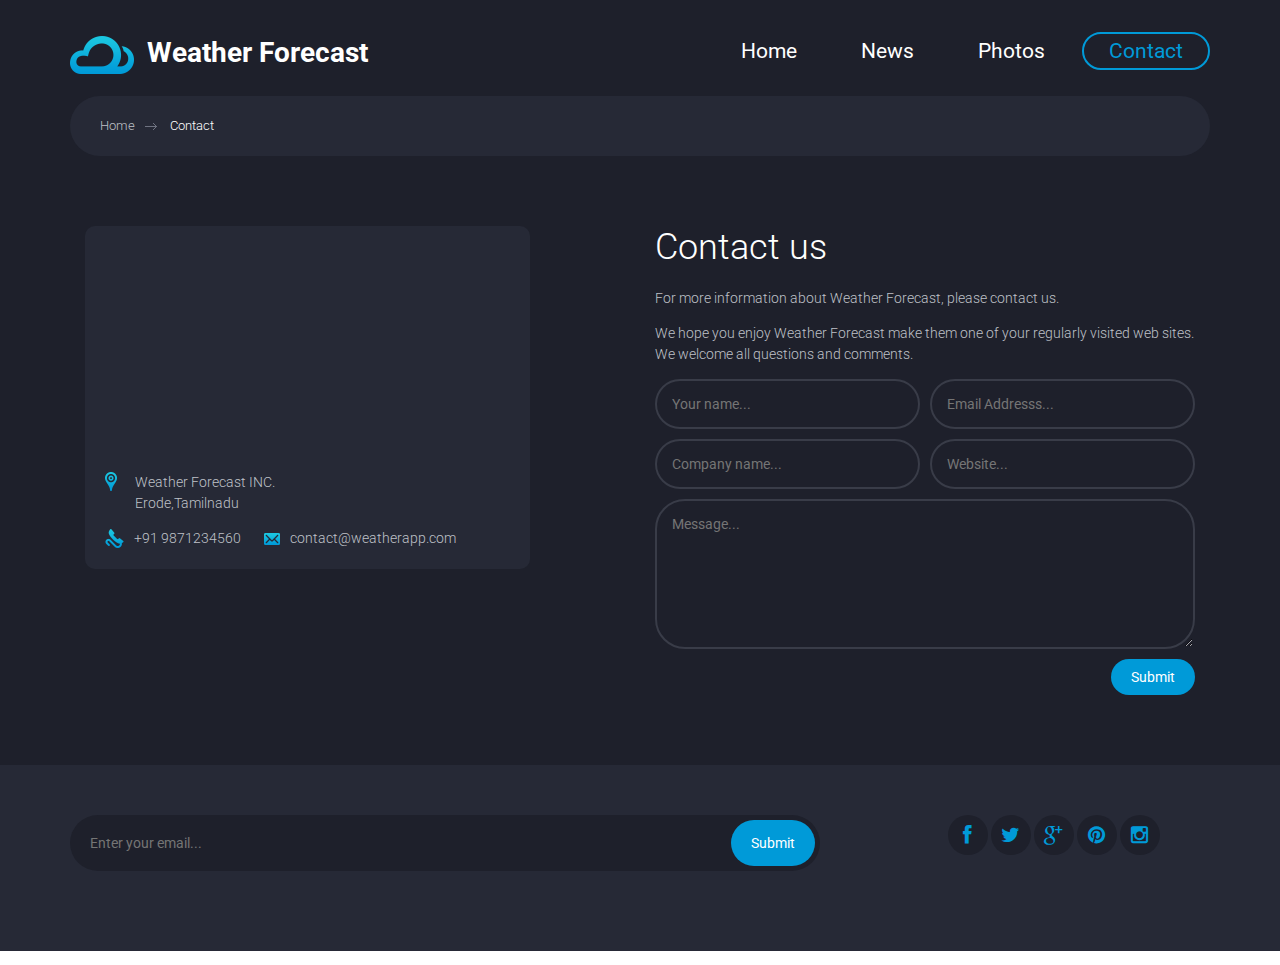
<file: weather/contact.html>
<!DOCTYPE html>
<html lang="en">
	<head>
		<meta charset="UTF-8">
		<meta http-equiv="X-UA-Compatible" content="IE=edge">
		<meta name="viewport" content="width=device-width, initial-scale=1.0,maximum-scale=1">
		
		<title>Weather Forecast</title>
		<link rel="icon" href="images/logo.png" type="image/x-icon">

		<!-- Loading third party fonts -->
		<link href="http://fonts.googleapis.com/css?family=Roboto:300,400,700|" rel="stylesheet" type="text/css">
		<link href="fonts/font-awesome.min.css" rel="stylesheet" type="text/css">

		<!-- Loading main css file -->
		<link rel="stylesheet" href="style.css">
		<link rel="stylesheet" href="style2.css">
	</head>

	<body>
		
		<div class="site-content">
			<div class="site-header">
				<div class="container">
					<a href="index.html" class="branding">
						<img src="images/logo.png" alt="" class="logo">
						<div class="logo-type">
							<h1 class="site-title">Weather Forecast</h1>
							<!--<small class="site-description">tagline goes here</small>-->
						</div>
					</a>

					<!-- Default snippet for navigation -->
					<div class="main-navigation">
						<button type="button" class="menu-toggle"><i class="fa fa-bars"></i></button>
						<ul class="menu">
							<li class="menu-item"><a href="index.html">Home</a></li>
							<li class="menu-item"><a href="news.html">News</a></li>
							
							<li class="menu-item"><a href="photos.html">Photos</a></li>
							<li class="menu-item current-menu-item"><a href="contact.html">Contact</a></li>
						</ul> <!-- .menu -->
					</div> <!-- .main-navigation -->

					<div class="mobile-navigation"></div>

				</div>
			</div> <!-- .site-header -->

			<main class="main-content">
				<div class="container">
					<div class="breadcrumb">
						<a href="index.html">Home</a>
						<span>Contact</span>
					</div>
				</div>

				<div class="fullwidth-block">
					<div class="container">
						<div class="col-md-5">
							<div class="contact-details">
								<div>
								<iframe class="map" src="https://www.google.com/maps/embed?pb=!1m18!1m12!1m3!1d62589.38927838923!2d77.71539695!3d11.346626149999999!2m3!1f0!2f0!3f0!3m2!1i1024!2i768!4f13.1!3m3!1m2!1s0x3ba96f46762f4671%3A0xd97da6e3d9c7f75e!2sErode%2C%20Tamil%20Nadu!5e0!3m2!1sen!2sin!4v1662269516763!5m2!1sen!2sin" width="600" height="450" style="border:0;" allowfullscreen="" loading="lazy" referrerpolicy="no-referrer-when-downgrade"></iframe>
									
								</div>
								<div class="contact-info">
									<address>
										<img src="images/icon-marker.png" alt="">
										<p>Weather Forecast INC. <br>
										Erode,Tamilnadu</p>
									</address>
									
									<a href="#"><img src="images/icon-phone.png" alt="">+91 9871234560</a>
									<a href="#"><img src="images/icon-envelope.png" alt="">contact@weatherapp.com</a>
								</div>
							</div>
						</div>
						<div class="col-md-6 col-md-offset-1">
							<h2 class="section-title">Contact us</h2>
							<p>For more information about Weather Forecast, please contact us.</p>
							<p>We hope you enjoy Weather Forecast make them one of your regularly visited web sites. We welcome all questions and comments.</p>
							<form action="#" class="contact-form">
								<div class="row">
									<div class="col-md-6"><input type="text" placeholder="Your name..."></div>
									<div class="col-md-6"><input type="text" placeholder="Email Addresss..."></div>
								</div>
								<div class="row">
									<div class="col-md-6"><input type="text" placeholder="Company name..."></div>
									<div class="col-md-6"><input type="text" placeholder="Website..."></div>
								</div>
								<textarea name="" placeholder="Message..."></textarea>
								<div class="text-right">
									<input type="submit" placeholder="Send message">
								</div>
							</form>

						</div>
					</div>
				</div>
				
			</main> <!-- .main-content -->

			<footer class="site-footer">
				<div class="container">
					<div class="row">
						<div class="col-md-8">
							<form action="#" class="subscribe-form">
								<input type="text" placeholder="Enter your email...">
								<input type="submit" value="Submit">
							</form>
						</div>
						<div class="col-md-3 col-md-offset-1">
							<div class="social-links">
								<a href="https://www.facebook.com/"><i class="fa fa-facebook"></i></a>
								<a href="https://www.twitter.com/"><i class="fa fa-twitter"></i></a>
								<a href="https://plus.google.com/"><i class="fa fa-google-plus"></i></a>
								<a href="https://in.pinterest.com/"><i class="fa fa-pinterest"></i></a>
								<a href="https://www.instagram.com/"><i class="fa fa-instagram"></i></a>
							</div>
						</div>
					</div>
				</div>
			</footer> <!-- .site-footer -->
		</div>
		
		<script src="js/jquery-1.11.1.min.js"></script>
		<script type="text/javascript" src="http://maps.google.com/maps/api/js?sensor=false&amp;language=en"></script>
		<script src="js/plugins.js"></script>
		<script src="js/app.js"></script>
		
	</body>

</html>
</file>
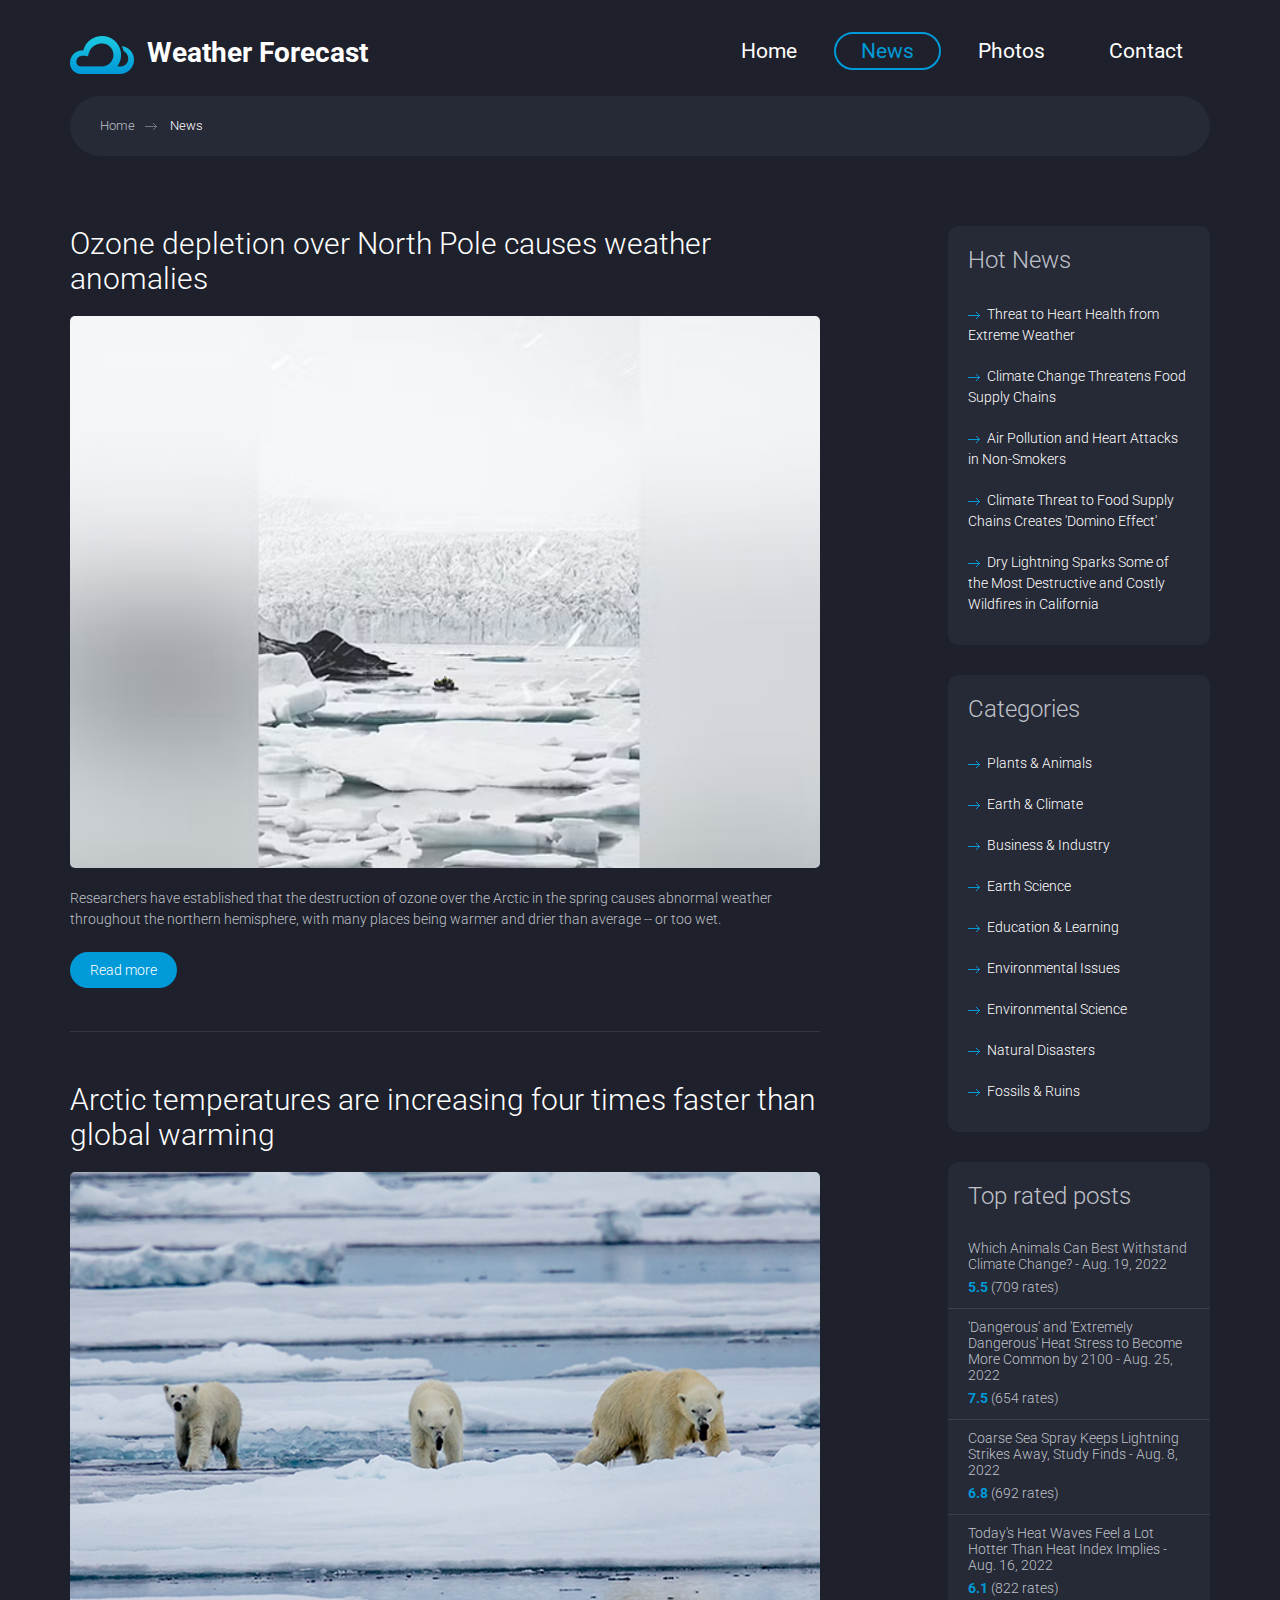
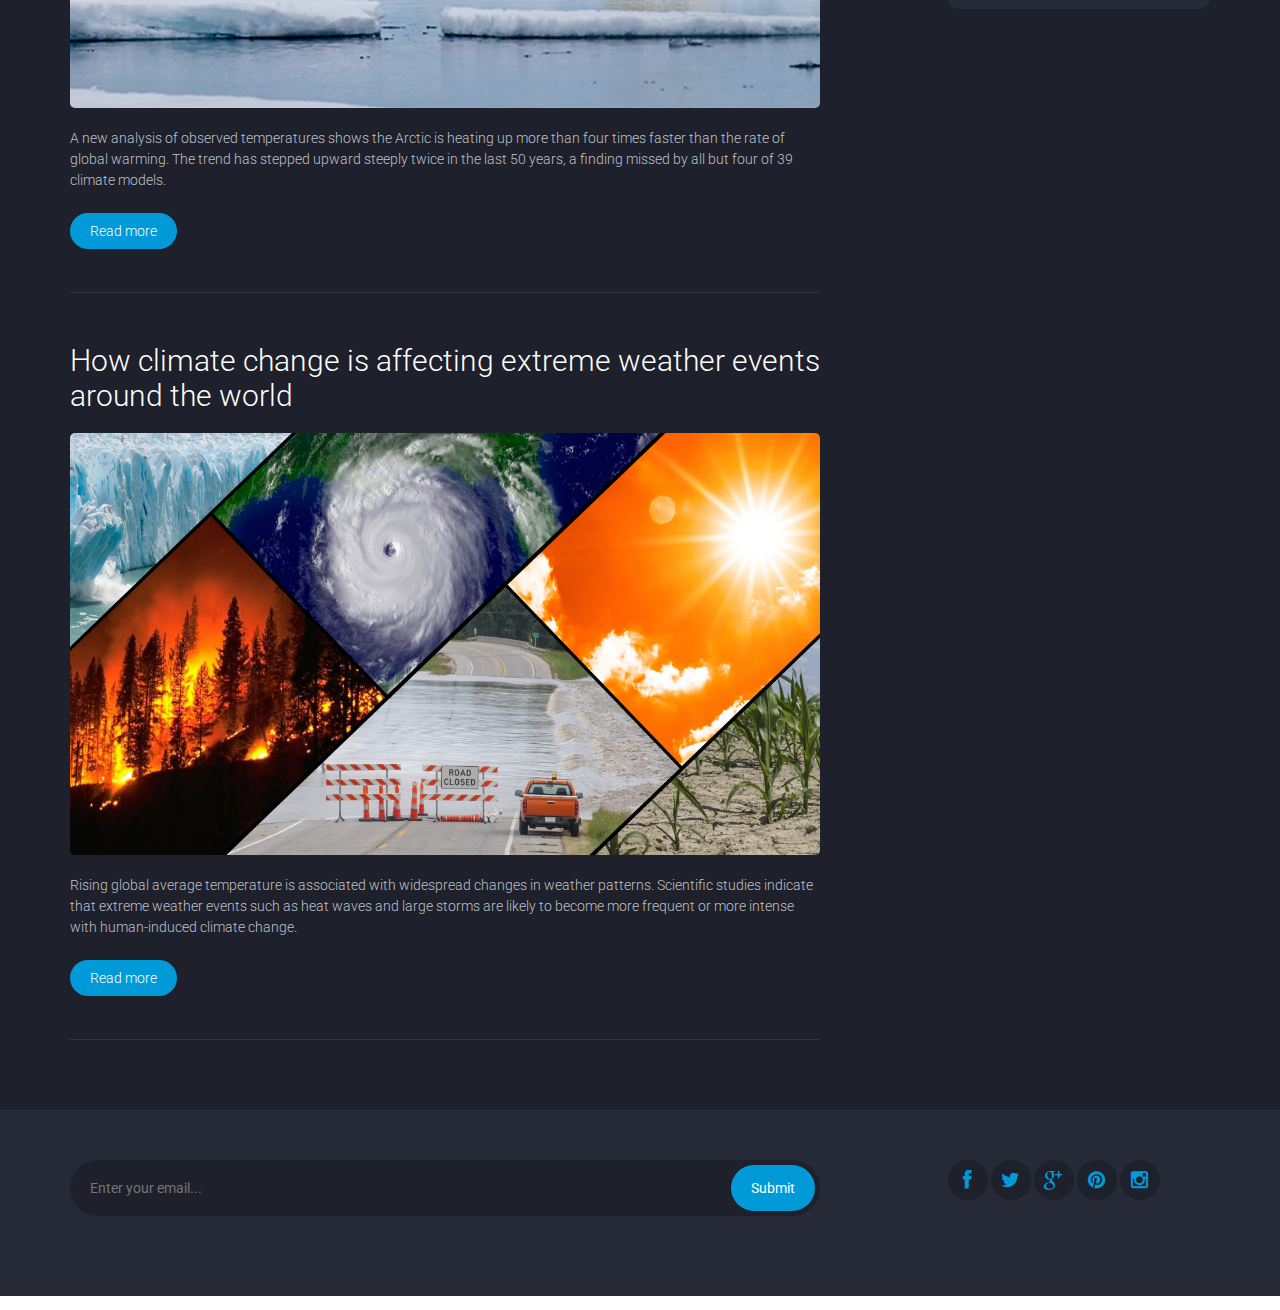
<file: weather/news.html>
<!DOCTYPE html>
<html lang="en">
	<head>
		<meta charset="UTF-8">
		<meta http-equiv="X-UA-Compatible" content="IE=edge">
		<meta name="viewport" content="width=device-width, initial-scale=1.0,maximum-scale=1">
		
		<title>Weather Forecast</title>
		<link rel="icon" href="images/logo.png" type="image/x-icon">

		<!-- Loading third party fonts -->
		<link href="http://fonts.googleapis.com/css?family=Roboto:300,400,700|" rel="stylesheet" type="text/css">
		<link href="fonts/font-awesome.min.css" rel="stylesheet" type="text/css">

		<!-- Loading main css file -->
		<link rel="stylesheet" href="style.css">
		<link rel="stylesheet" href="style2.css">

	</head>


	<body>
		
		<div class="site-content">
			<div class="site-header">
				<div class="container">
					<a href="index.html" class="branding">
						<img src="images/logo.png" alt="" class="logo">
						<div class="logo-type">
							<h1 class="site-title">Weather Forecast</h1>
							<!-- <small class="site-description">tagline goes here</small> -->
						</div>
					</a>

					<!-- Default snippet for navigation -->
					<div class="main-navigation">
						<button type="button" class="menu-toggle"><i class="fa fa-bars"></i></button>
						<ul class="menu">
							<li class="menu-item"><a href="index.html">Home</a></li>
							<li class="menu-item current-menu-item"><a href="news.html">News</a></li>
							
							<li class="menu-item"><a href="photos.html">Photos</a></li>
							<li class="menu-item"><a href="contact.html">Contact</a></li>
						</ul> <!-- .menu -->
					</div> <!-- .main-navigation -->

					<div class="mobile-navigation"></div>

				</div>
			</div> <!-- .site-header -->

			<main class="main-content">
				<div class="container">
					<div class="breadcrumb">
						<a href="index.html">Home</a>
						<span>News</span>
					</div>
				</div>
				

				<div class="fullwidth-block">
					<div class="container">
						<div class="row">
							<div class="content col-md-8">
								<div class="post one">
									<h2 class="entry-title">Ozone depletion over North Pole causes weather anomalies</h2>
									<div class="featured-image"><img src="images/featured-image-1.jpg" alt=""></div>
									<p>Researchers have established that the destruction of ozone over the Arctic in the spring causes abnormal weather throughout the northern hemisphere, with many places being warmer and drier than average -- or too wet.</p>
									<a href="single.html" class="button">Read more</a>
								</div>

								<div class="post two">
									<h2 class="entry-title">Arctic temperatures are increasing four times faster than global warming</h2>
									<div class="featured-image"><img src="images/featured-image-2.jpg" alt=""></div>
									<p>A new analysis of observed temperatures shows the Arctic is heating up more than four times faster than the rate of global warming. The trend has stepped upward steeply twice in the last 50 years, a finding missed by all but four of 39 climate models.</p>
									<a href="single1.html" class="button">Read more</a>
								</div>

								<div class="post">
									<h2 class="entry-title">How climate change is affecting extreme weather events around the world</h2>
									<div class="featured-image"><img src="images/featured-image-3.jpg" alt=""></div>
									<p>Rising global average temperature is associated with widespread changes in weather patterns. Scientific studies indicate that extreme weather events such as heat waves and large storms are likely to become more frequent or more intense with human-induced climate change.</p>
									<a href="single2.html" class="button">Read more</a>
								</div>
							</div>
							<div class="sidebar col-md-3 col-md-offset-1">
								<div class="widget">
									<h3 class="widget-title">Hot News</h3>
									<ul class="arrow-list">
										<li><a href="#">Threat to Heart Health from Extreme Weather</a></li>
										<li><a href="#">Climate Change Threatens Food Supply Chains</a></li>
										<li><a href="#">Air Pollution and Heart Attacks in Non-Smokers</a></li>
										<li><a href="#">Climate Threat to Food Supply Chains Creates 'Domino Effect'</a></li>
										<li><a href="#">Dry Lightning Sparks Some of the Most Destructive and Costly Wildfires in California</a></li>
									</ul>
								</div>

								<div class="widget">
									<h3 class="widget-title">Categories</h3>
									<ul class="arrow-list">
										<li><a href="#">Plants & Animals</a></li>
										<li><a href="#">Earth & Climate</a></li>
										<li><a href="#">Business & Industry</a></li>
										<li><a href="#">Earth Science</a></li>
										<li><a href="#">Education & Learning</a></li>
										<li><a href="#">Environmental Issues</a></li>
										<li><a href="#">Environmental Science</a></li>
										<li><a href="#">Natural Disasters</a></li>
										<li><a href="#">Fossils & Ruins</a></li>
									</ul>
								</div>

								<div class="widget top-rated">
									<h3 class="widget-title">Top rated posts</h3>
									<ul>
										<li><h3 class="entry-title"><a href="#">Which Animals Can Best Withstand Climate Change? - Aug. 19, 2022 </a></h3><div class="rating"><strong>5.5</strong> (709 rates)</div></li>
										<li><h3 class="entry-title"><a href="#">'Dangerous' and 'Extremely Dangerous' Heat Stress to Become More Common by 2100 - Aug. 25, 2022 </a></h3><div class="rating"><strong>7.5</strong> (654 rates)</div></li>
										<li><h3 class="entry-title"><a href="#">Coarse Sea Spray Keeps Lightning Strikes Away, Study Finds - Aug. 8, 2022 </a></h3><div class="rating"><strong>6.8</strong> (692 rates)</div></li>
										<li><h3 class="entry-title"><a href="#">Today's Heat Waves Feel a Lot Hotter Than Heat Index Implies - Aug. 16, 2022 </a></h3><div class="rating"><strong>6.1</strong> (822 rates)</div></li>
									</ul>
								</div>
							</div>
						</div>
					</div>
				</div>
			</main> <!-- .main-content -->

			<footer class="site-footer">
				<div class="container">
					<div class="row">
						<div class="col-md-8">
							<form action="#" class="subscribe-form">
								<input type="text" placeholder="Enter your email...">
								<input type="submit" value="Submit">
							</form>
						</div>
						<div class="col-md-3 col-md-offset-1">
							<div class="social-links">
								<a href="https://www.facebook.com/"><i class="fa fa-facebook"></i></a>
								<a href="https://www.twitter.com/"><i class="fa fa-twitter"></i></a>
								<a href="https://plus.google.com/"><i class="fa fa-google-plus"></i></a>
								<a href="https://in.pinterest.com/"><i class="fa fa-pinterest"></i></a>
								<a href="https://www.instagram.com/"><i class="fa fa-instagram"></i></a>
							</div>
						</div>
					</div>
				</div>
			</footer> <!-- .site-footer -->
		</div>
		
		<script src="js/jquery-1.11.1.min.js"></script>
		<script src="js/plugins.js"></script>
		<script src="js/app.js"></script>
		
	</body>

</html>
</file>
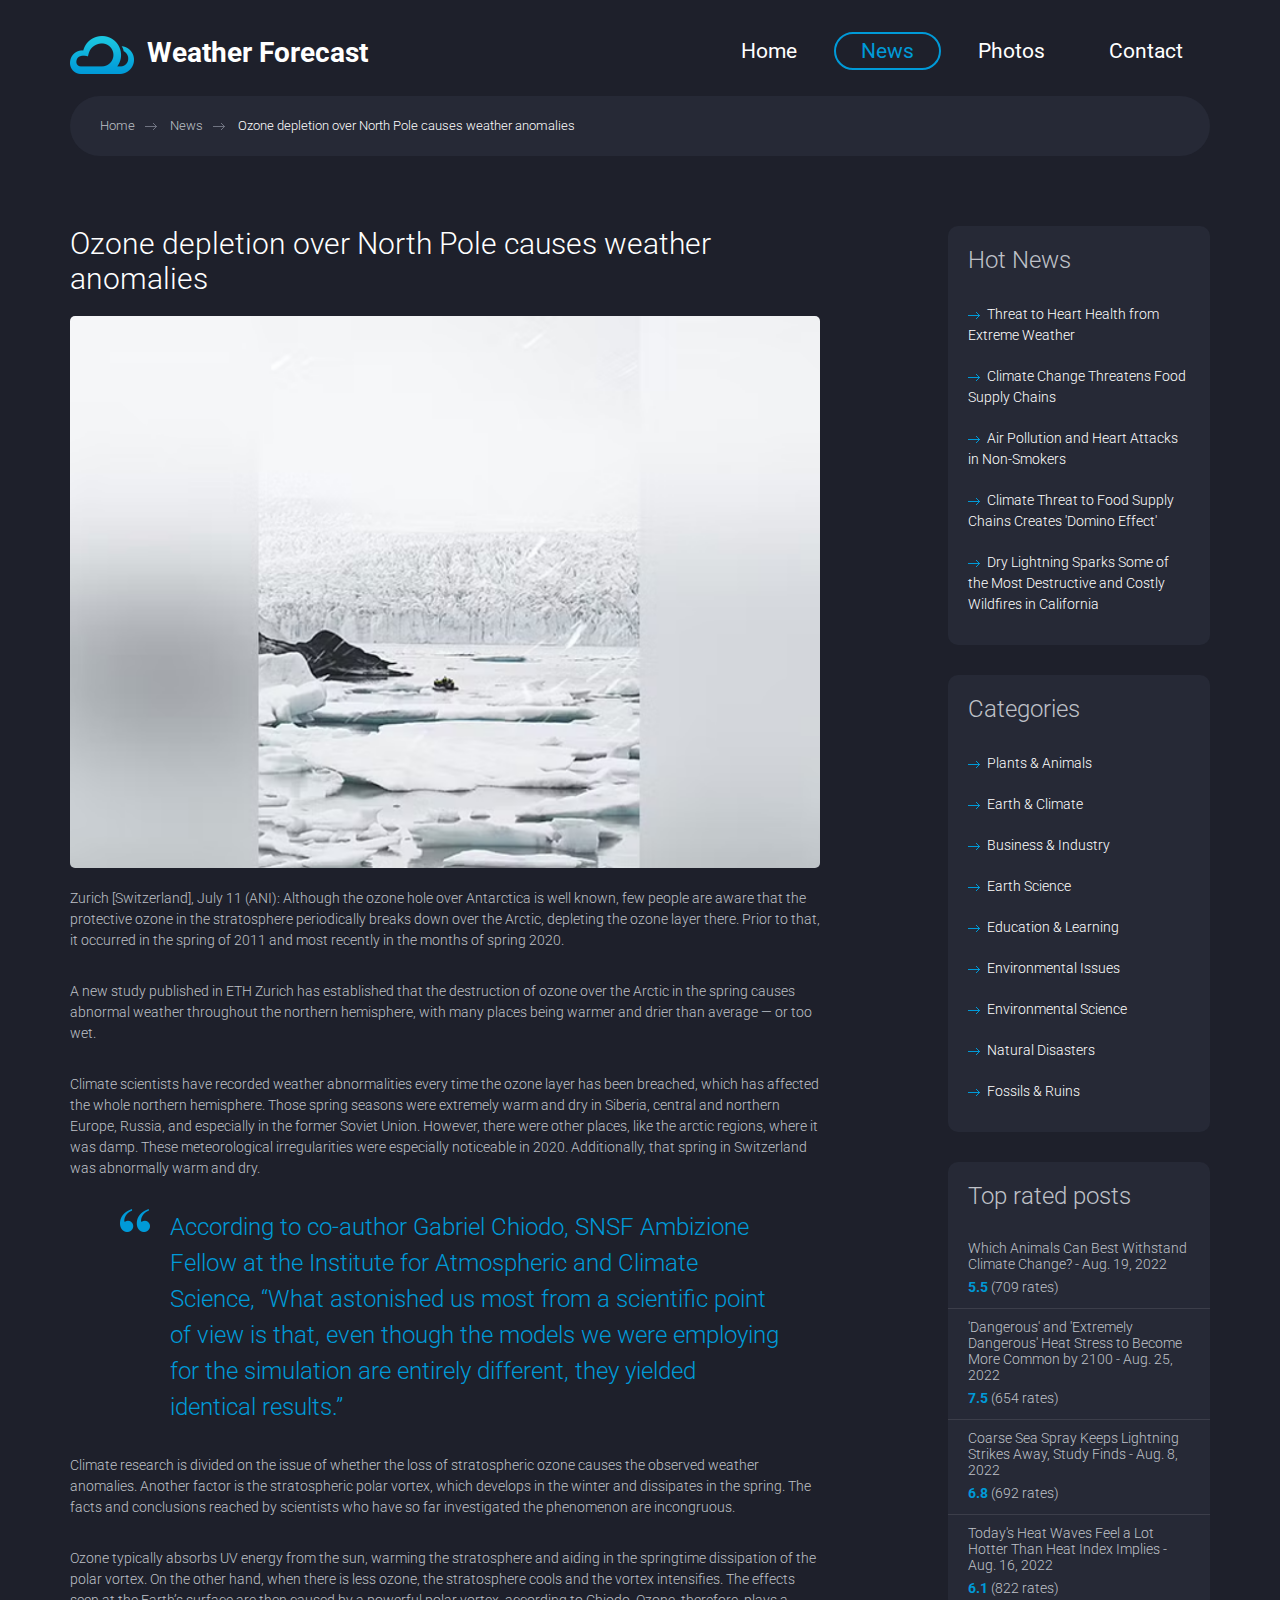
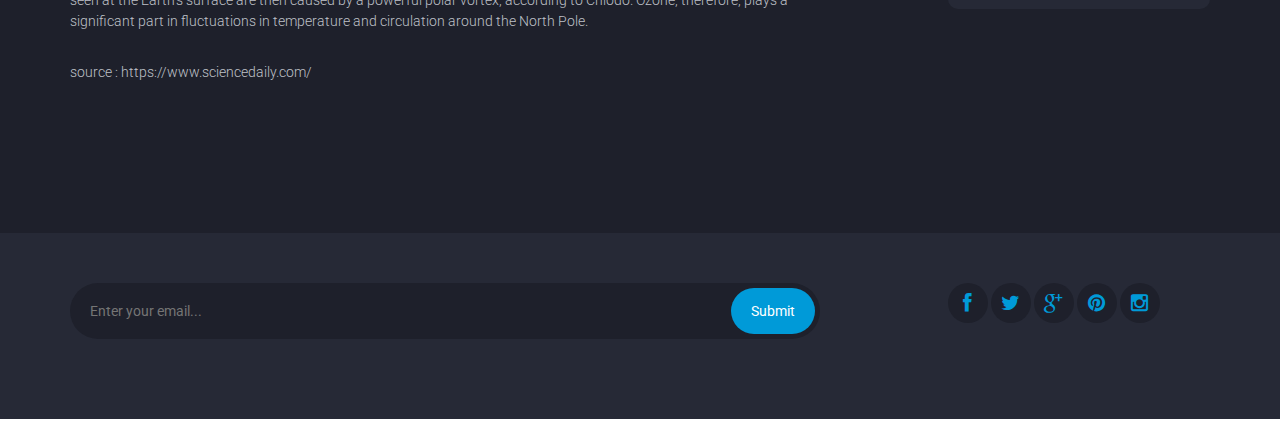
<file: weather/single.html>
<!DOCTYPE html>
<html lang="en">
	<head>
		<meta charset="UTF-8">
		<meta http-equiv="X-UA-Compatible" content="IE=edge">
		<meta name="viewport" content="width=device-width, initial-scale=1.0,maximum-scale=1">
		
		<title>Weather Forecast</title>
		<link rel="icon" href="images/logo.png" type="image/x-icon">

		<!-- Loading third party fonts -->
		<link href="http://fonts.googleapis.com/css?family=Roboto:300,400,700|" rel="stylesheet" type="text/css">
		<link href="fonts/font-awesome.min.css" rel="stylesheet" type="text/css">

		<!-- Loading main css file -->
		<link rel="stylesheet" href="style.css">
		<link rel="stylesheet" href="style2.css">

	</head>


	<body>
		
		<div class="site-content">
			<div class="site-header">
				<div class="container">
					<a href="index.html" class="branding">
						<img src="images/logo.png" alt="" class="logo">
						<div class="logo-type">
							<h1 class="site-title">Weather Forecast</h1>
						</div>
					</a>

					<!-- Default snippet for navigation -->
					<div class="main-navigation">
						<button type="button" class="menu-toggle"><i class="fa fa-bars"></i></button>
						<ul class="menu">
							<li class="menu-item"><a href="index.html">Home</a></li>
							<li class="menu-item current-menu-item"><a href="news.html">News</a></li>
							
							<li class="menu-item"><a href="photos.html">Photos</a></li>
							<li class="menu-item"><a href="contact.html">Contact</a></li>
						</ul> <!-- .menu -->
					</div> <!-- .main-navigation -->

					<div class="mobile-navigation"></div>

				</div>
			</div> <!-- .site-header -->

			<main class="main-content">
				<div class="container">
					<div class="breadcrumb">
						<a href="index.html">Home</a>
						<a href="news.html">News</a>
						<span>Ozone depletion over North Pole causes weather anomalies</span>
					</div>
				</div>
				

				<div class="fullwidth-block">
					<div class="container">
						<div class="row">
							<div class="content col-md-8">
								<div class="post single">
									<h2 class="entry-title">Ozone depletion over North Pole causes weather anomalies</h2>
									<div class="featured-image"><img src="images/featured-image-1.jpg" alt=""></div>
									
									<div class="entry-content">
										<p>Zurich [Switzerland], July 11 (ANI): Although the ozone hole over Antarctica is well known, few people are aware that the protective ozone in the stratosphere periodically breaks down over the Arctic, depleting the ozone layer there. Prior to that, it occurred in the spring of 2011 and most recently in the months of spring 2020.</p>

										<p>A new study published in ETH Zurich has established that the destruction of ozone over the Arctic in the spring causes abnormal weather throughout the northern hemisphere, with many places being warmer and drier than average — or too wet.</p>
										<p>Climate scientists have recorded weather abnormalities every time the ozone layer has been breached, which has affected the whole northern hemisphere. Those spring seasons were extremely warm and dry in Siberia, central and northern Europe, Russia, and especially in the former Soviet Union. However, there were other places, like the arctic regions, where it was damp. These meteorological irregularities were especially noticeable in 2020. Additionally, that spring in Switzerland was abnormally warm and dry.</p>
										<blockquote>
											<p>According to co-author Gabriel Chiodo, SNSF Ambizione Fellow at the Institute for Atmospheric and Climate Science, “What astonished us most from a scientific point of view is that, even though the models we were employing for the simulation are entirely different, they yielded identical results.”</p>
										</blockquote>

										<p>Climate research is divided on the issue of whether the loss of stratospheric ozone causes the observed weather anomalies. Another factor is the stratospheric polar vortex, which develops in the winter and dissipates in the spring. The facts and conclusions reached by scientists who have so far investigated the phenomenon are incongruous.</p>

										<p>Ozone typically absorbs UV energy from the sun, warming the stratosphere and aiding in the springtime dissipation of the polar vortex. On the other hand, when there is less ozone, the stratosphere cools and the vortex intensifies. The effects seen at the Earth’s surface are then caused by a powerful polar vortex, according to Chiodo. Ozone, therefore, plays a significant part in fluctuations in temperature and circulation around the North Pole.</p>
										<p>source : https://www.sciencedaily.com/</p>
									</div>

								</div>

							</div>
							<div class="sidebar col-md-3 col-md-offset-1">
								<div class="widget">
									<h3 class="widget-title">Hot News</h3>
									<ul class="arrow-list">
										<li><a href="#">Threat to Heart Health from Extreme Weather</a></li>
										<li><a href="#">Climate Change Threatens Food Supply Chains</a></li>
										<li><a href="#">Air Pollution and Heart Attacks in Non-Smokers</a></li>
										<li><a href="#">Climate Threat to Food Supply Chains Creates 'Domino Effect'</a></li>
										<li><a href="#">Dry Lightning Sparks Some of the Most Destructive and Costly Wildfires in California</a></li>
									</ul>
								</div>

								<div class="widget">
									<h3 class="widget-title">Categories</h3>
									<ul class="arrow-list">
										<li><a href="#">Plants & Animals</a></li>
										<li><a href="#">Earth & Climate</a></li>
										<li><a href="#">Business & Industry</a></li>
										<li><a href="#">Earth Science</a></li>
										<li><a href="#">Education & Learning</a></li>
										<li><a href="#">Environmental Issues</a></li>
										<li><a href="#">Environmental Science</a></li>
										<li><a href="#">Natural Disasters</a></li>
										<li><a href="#">Fossils & Ruins</a></li>
									</ul>
								</div>

								<div class="widget top-rated">
									<h3 class="widget-title">Top rated posts</h3>
									<ul>
										<li><h3 class="entry-title"><a href="#">Which Animals Can Best Withstand Climate Change? - Aug. 19, 2022 </a></h3><div class="rating"><strong>5.5</strong> (709 rates)</div></li>
										<li><h3 class="entry-title"><a href="#">'Dangerous' and 'Extremely Dangerous' Heat Stress to Become More Common by 2100 - Aug. 25, 2022 </a></h3><div class="rating"><strong>7.5</strong> (654 rates)</div></li>
										<li><h3 class="entry-title"><a href="#">Coarse Sea Spray Keeps Lightning Strikes Away, Study Finds - Aug. 8, 2022 </a></h3><div class="rating"><strong>6.8</strong> (692 rates)</div></li>
										<li><h3 class="entry-title"><a href="#">Today's Heat Waves Feel a Lot Hotter Than Heat Index Implies - Aug. 16, 2022 </a></h3><div class="rating"><strong>6.1</strong> (822 rates)</div></li>
									</ul>
								</div>
							</div>
						</div>
					</div>
				</div>
			</main> <!-- .main-content -->

			<footer class="site-footer">
				<div class="container">
					<div class="row">
						<div class="col-md-8">
							<form action="#" class="subscribe-form">
								<input type="text" placeholder="Enter your email...">
								<input type="submit" value="Submit">
							</form>
						</div>
						<div class="col-md-3 col-md-offset-1">
							<div class="social-links">
								<a href="https://www.facebook.com/"><i class="fa fa-facebook"></i></a>
								<a href="https://www.twitter.com/"><i class="fa fa-twitter"></i></a>
								<a href="https://plus.google.com/"><i class="fa fa-google-plus"></i></a>
								<a href="https://in.pinterest.com/"><i class="fa fa-pinterest"></i></a>
								<a href="https://www.instagram.com/"><i class="fa fa-instagram"></i></a>
							</div>
						</div>
					</div>
				</div>
			</footer> <!-- .site-footer -->
		</div>
		
		<script src="js/jquery-1.11.1.min.js"></script>
		<script src="js/plugins.js"></script>
		<script src="js/app.js"></script>
		
	</body>

</html>
</file>
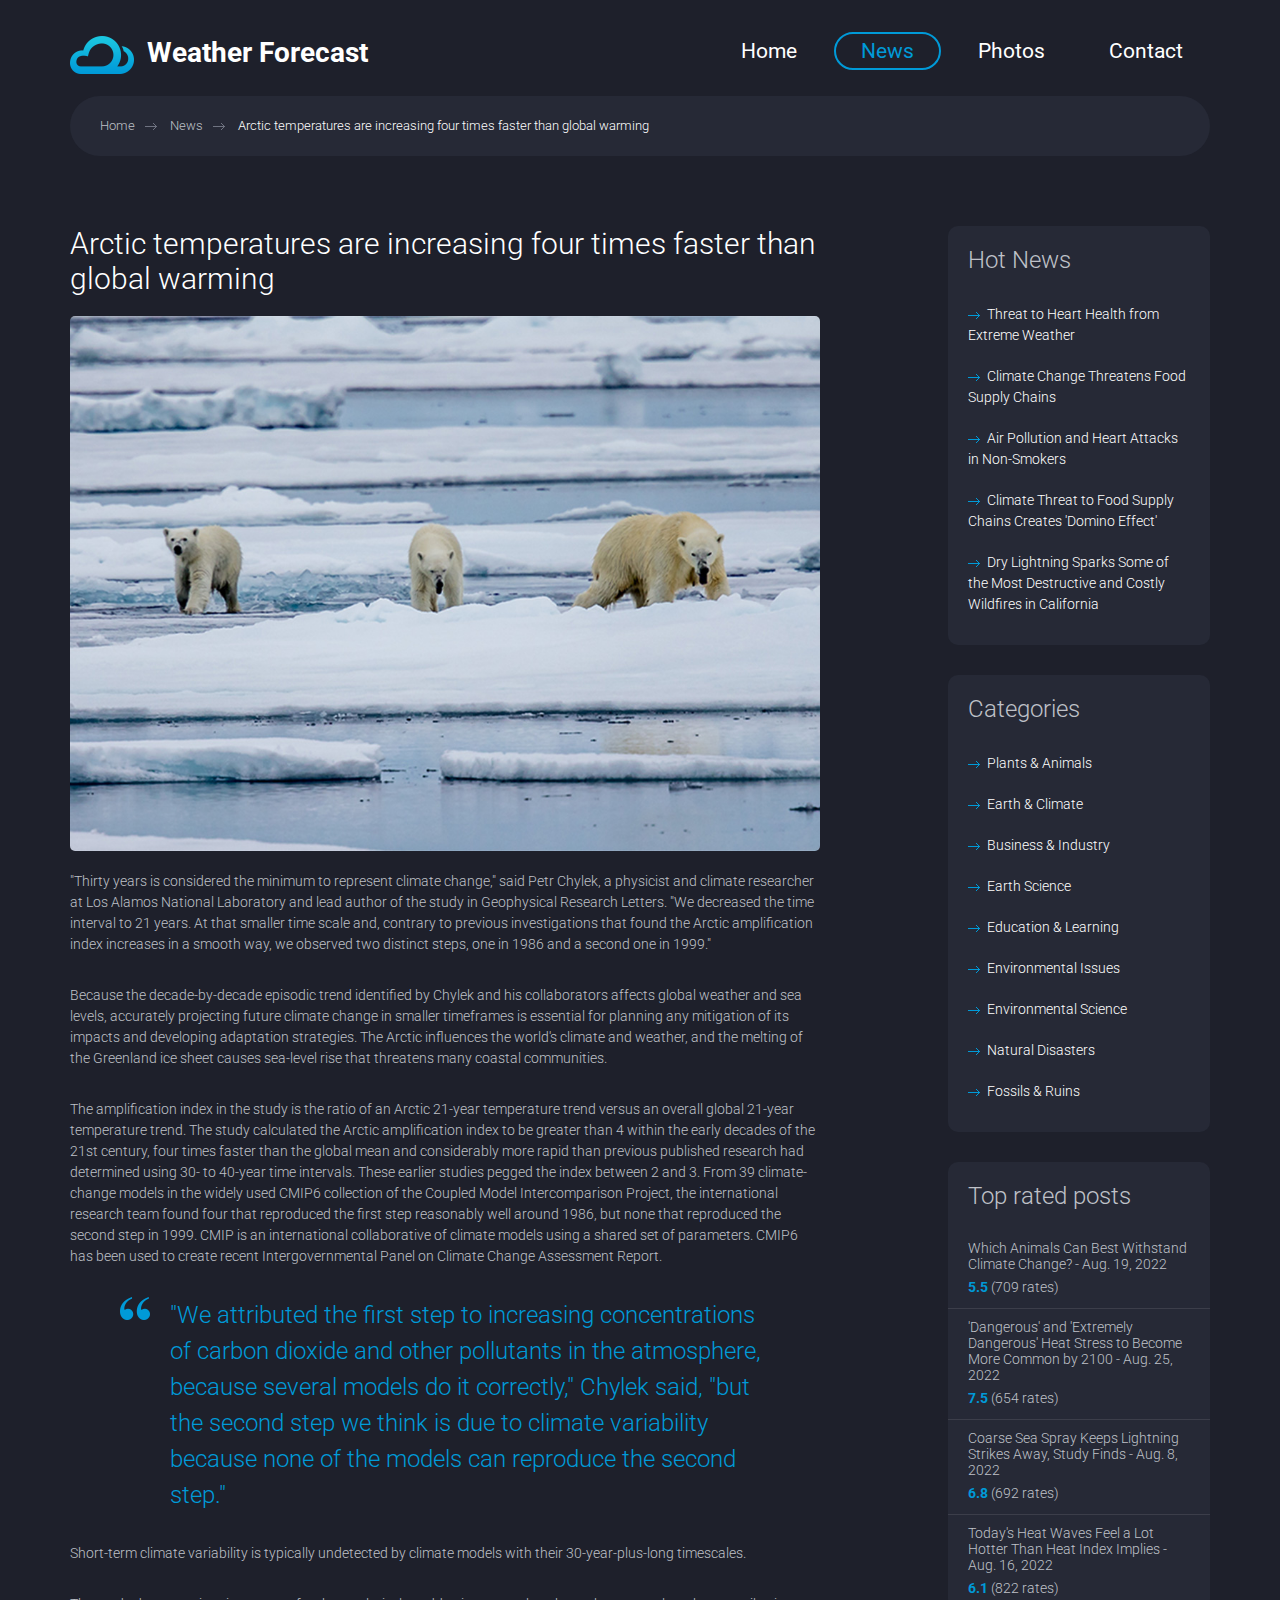
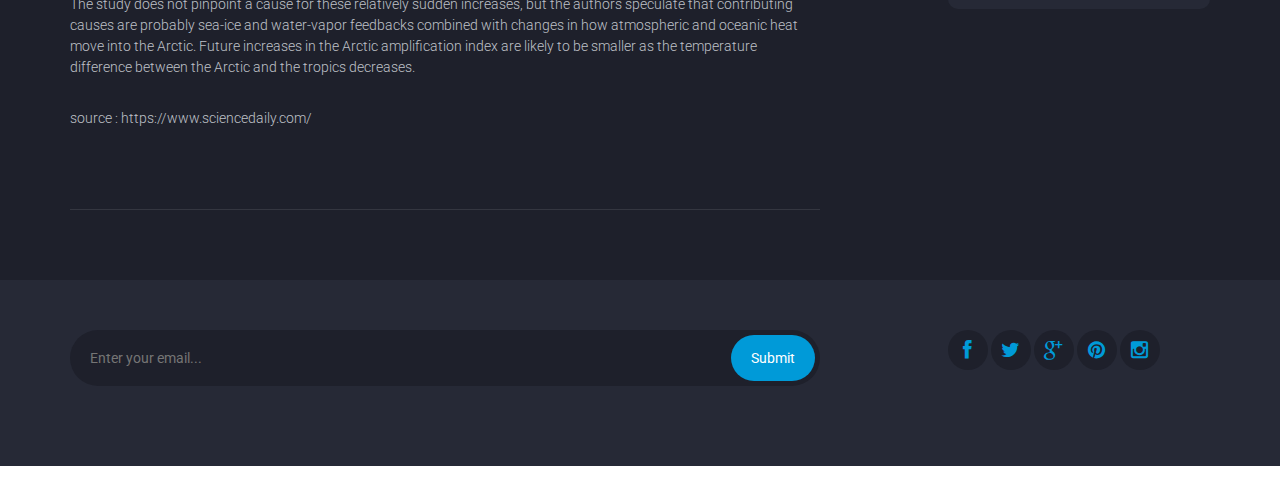
<file: weather/single1.html>
<!DOCTYPE html>
<html lang="en">
	<head>
		<meta charset="UTF-8">
		<meta http-equiv="X-UA-Compatible" content="IE=edge">
		<meta name="viewport" content="width=device-width, initial-scale=1.0,maximum-scale=1">
		
		<title>Weather Forecast</title>
		<link rel="icon" href="images/logo.png" type="image/x-icon">

		<!-- Loading third party fonts -->
		<link href="http://fonts.googleapis.com/css?family=Roboto:300,400,700|" rel="stylesheet" type="text/css">
		<link href="fonts/font-awesome.min.css" rel="stylesheet" type="text/css">

		<!-- Loading main css file -->
		<link rel="stylesheet" href="style.css">
		<link rel="stylesheet" href="style2.css">
	</head>


	<body>
		
		<div class="site-content">
			<div class="site-header">
				<div class="container">
					<a href="index.html" class="branding">
						<img src="images/logo.png" alt="" class="logo">
						<div class="logo-type">
							<h1 class="site-title">Weather Forecast</h1>
						</div>
					</a>

					<!-- Default snippet for navigation -->
					<div class="main-navigation">
						<button type="button" class="menu-toggle"><i class="fa fa-bars"></i></button>
						<ul class="menu">
							<li class="menu-item"><a href="index.html">Home</a></li>
							<li class="menu-item current-menu-item"><a href="news.html">News</a></li>
							
							<li class="menu-item"><a href="photos.html">Photos</a></li>
							<li class="menu-item"><a href="contact.html">Contact</a></li>
						</ul> <!-- .menu -->
					</div> <!-- .main-navigation -->

					<div class="mobile-navigation"></div>

				</div>
			</div> <!-- .site-header -->

			<main class="main-content">
				<div class="container">
					<div class="breadcrumb">
						<a href="index.html">Home</a>
						<a href="news.html">News</a>
						<span>Arctic temperatures are increasing four times faster than global warming</span>
					</div>
				</div>
				

				<div class="fullwidth-block">
					<div class="container">
						<div class="row">
							<div class="content col-md-8">
								<div class="post single1">
									<h2 class="entry-title">Arctic temperatures are increasing four times faster than global warming</h2>
									<div class="featured-image"><img src="images/featured-image-2.jpg" alt=""></div>
									
									<div class="entry-content">
										<p>"Thirty years is considered the minimum to represent climate change," said Petr Chylek, a physicist and climate researcher at Los Alamos National Laboratory and lead author of the study in Geophysical Research Letters. "We decreased the time interval to 21 years. At that smaller time scale and, contrary to previous investigations that found the Arctic amplification index increases in a smooth way, we observed two distinct steps, one in 1986 and a second one in 1999."</p>

										<p>Because the decade-by-decade episodic trend identified by Chylek and his collaborators affects global weather and sea levels, accurately projecting future climate change in smaller timeframes is essential for planning any mitigation of its impacts and developing adaptation strategies. The Arctic influences the world's climate and weather, and the melting of the Greenland ice sheet causes sea-level rise that threatens many coastal communities.</p>
										<p>The amplification index in the study is the ratio of an Arctic 21-year temperature trend versus an overall global 21-year temperature trend.
										The study calculated the Arctic amplification index to be greater than 4 within the early decades of the 21st century, four times faster than the global mean and considerably more rapid than previous published research had determined using 30- to 40-year time intervals. These earlier studies pegged the index between 2 and 3.
										From 39 climate-change models in the widely used CMIP6 collection of the Coupled Model Intercomparison Project, the international research team found four that reproduced the first step reasonably well around 1986, but none that reproduced the second step in 1999. CMIP is an international collaborative of climate models using a shared set of parameters. CMIP6 has been used to create recent Intergovernmental Panel on Climate Change Assessment Report.</p>
										<blockquote>
											<p>"We attributed the first step to increasing concentrations of carbon dioxide and other pollutants in the atmosphere, because several models do it correctly," Chylek said, "but the second step we think is due to climate variability because none of the models can reproduce the second step."</p>
										</blockquote>

										<p>Short-term climate variability is typically undetected by climate models with their 30-year-plus-long timescales.</p>

										<p>The study does not pinpoint a cause for these relatively sudden increases, but the authors speculate that contributing causes are probably sea-ice and water-vapor feedbacks combined with changes in how atmospheric and oceanic heat move into the Arctic. Future increases in the Arctic amplification index are likely to be smaller as the temperature difference between the Arctic and the tropics decreases.</p>
										<p>source : https://www.sciencedaily.com/</p>
									</div>

								</div>

							</div>
							<div class="sidebar col-md-3 col-md-offset-1">
								<div class="widget">
									<h3 class="widget-title">Hot News</h3>
									<ul class="arrow-list">
										<li><a href="#">Threat to Heart Health from Extreme Weather</a></li>
										<li><a href="#">Climate Change Threatens Food Supply Chains</a></li>
										<li><a href="#">Air Pollution and Heart Attacks in Non-Smokers</a></li>
										<li><a href="#">Climate Threat to Food Supply Chains Creates 'Domino Effect'</a></li>
										<li><a href="#">Dry Lightning Sparks Some of the Most Destructive and Costly Wildfires in California</a></li>
									</ul>
								</div>

								<div class="widget">
									<h3 class="widget-title">Categories</h3>
									<ul class="arrow-list">
										<li><a href="#">Plants & Animals</a></li>
										<li><a href="#">Earth & Climate</a></li>
										<li><a href="#">Business & Industry</a></li>
										<li><a href="#">Earth Science</a></li>
										<li><a href="#">Education & Learning</a></li>
										<li><a href="#">Environmental Issues</a></li>
										<li><a href="#">Environmental Science</a></li>
										<li><a href="#">Natural Disasters</a></li>
										<li><a href="#">Fossils & Ruins</a></li>
									</ul>
								</div>

								<div class="widget top-rated">
									<h3 class="widget-title">Top rated posts</h3>
									<ul>
										<li><h3 class="entry-title"><a href="#">Which Animals Can Best Withstand Climate Change? - Aug. 19, 2022 </a></h3><div class="rating"><strong>5.5</strong> (709 rates)</div></li>
										<li><h3 class="entry-title"><a href="#">'Dangerous' and 'Extremely Dangerous' Heat Stress to Become More Common by 2100 - Aug. 25, 2022 </a></h3><div class="rating"><strong>7.5</strong> (654 rates)</div></li>
										<li><h3 class="entry-title"><a href="#">Coarse Sea Spray Keeps Lightning Strikes Away, Study Finds - Aug. 8, 2022 </a></h3><div class="rating"><strong>6.8</strong> (692 rates)</div></li>
										<li><h3 class="entry-title"><a href="#">Today's Heat Waves Feel a Lot Hotter Than Heat Index Implies - Aug. 16, 2022 </a></h3><div class="rating"><strong>6.1</strong> (822 rates)</div></li>
									</ul>
								</div>
							</div>
						</div>
					</div>
				</div>
			</main> <!-- .main-content -->

			<footer class="site-footer">
				<div class="container">
					<div class="row">
						<div class="col-md-8">
							<form action="#" class="subscribe-form">
								<input type="text" placeholder="Enter your email...">
								<input type="submit" value="Submit">
							</form>
						</div>
						<div class="col-md-3 col-md-offset-1">
							<div class="social-links">
								<a href="https://www.facebook.com/"><i class="fa fa-facebook"></i></a>
								<a href="https://www.twitter.com/"><i class="fa fa-twitter"></i></a>
								<a href="https://plus.google.com/"><i class="fa fa-google-plus"></i></a>
								<a href="https://in.pinterest.com/"><i class="fa fa-pinterest"></i></a>
								<a href="https://www.instagram.com/"><i class="fa fa-instagram"></i></a>
							</div>
						</div>
					</div>
				</div>
			</footer> <!-- .site-footer -->
		</div>
		
		<script src="js/jquery-1.11.1.min.js"></script>
		<script src="js/plugins.js"></script>
		<script src="js/app.js"></script>
		
	</body>

</html>
</file>
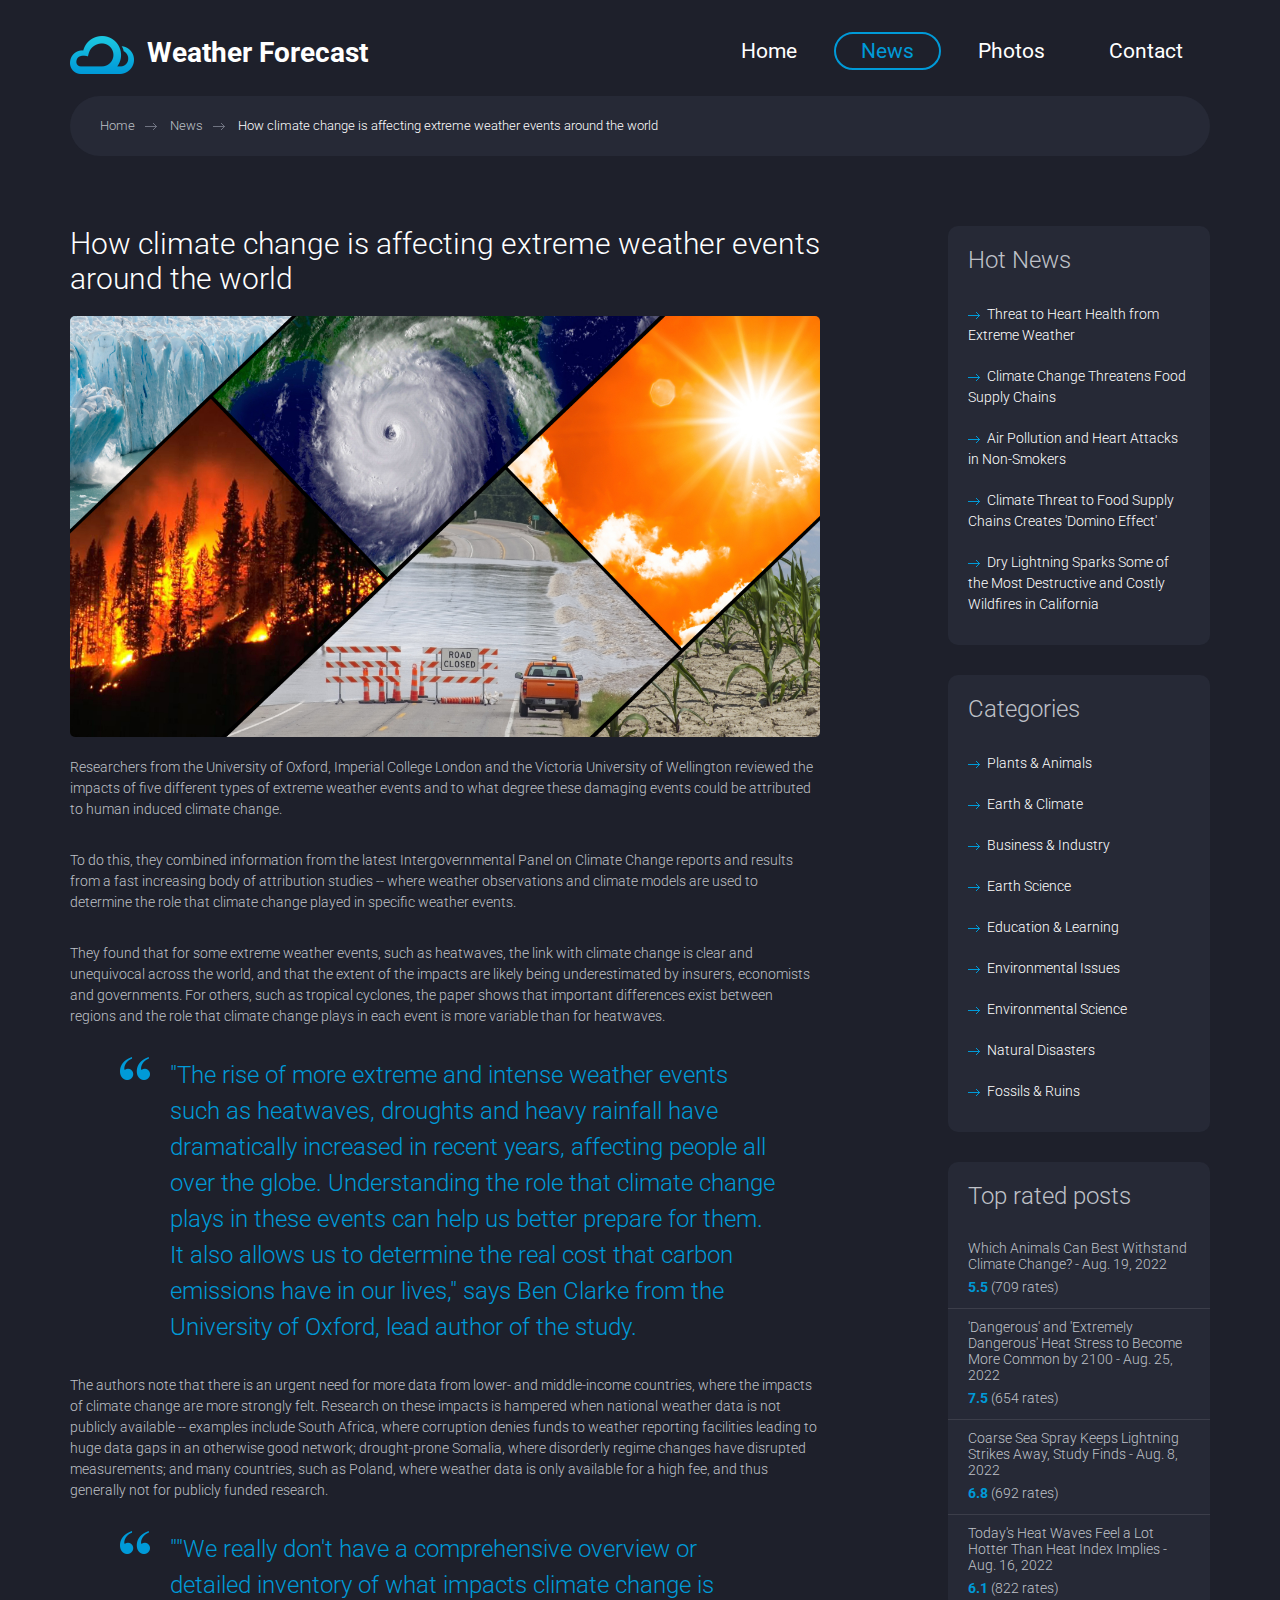
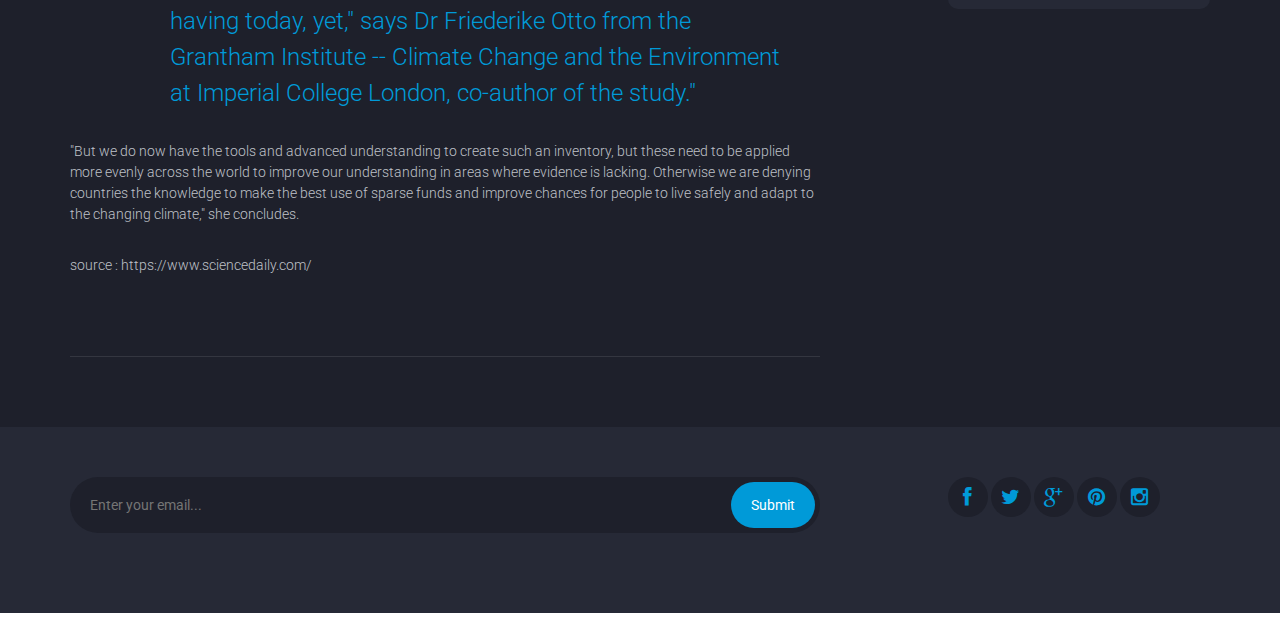
<file: weather/single2.html>
<!DOCTYPE html>
<html lang="en">
	<head>
		<meta charset="UTF-8">
		<meta http-equiv="X-UA-Compatible" content="IE=edge">
		<meta name="viewport" content="width=device-width, initial-scale=1.0,maximum-scale=1">
		
		<title>Weather Forecast</title>
		<link rel="icon" href="images/logo.png" type="image/x-icon">

		<!-- Loading third party fonts -->
		<link href="http://fonts.googleapis.com/css?family=Roboto:300,400,700|" rel="stylesheet" type="text/css">
		<link href="fonts/font-awesome.min.css" rel="stylesheet" type="text/css">

		<!-- Loading main css file -->
		<link rel="stylesheet" href="style.css">
		<link rel="stylesheet" href="style2.css">
	</head>


	<body>
		
		<div class="site-content">
			<div class="site-header">
				<div class="container">
					<a href="index.html" class="branding">
						<img src="images/logo.png" alt="" class="logo">
						<div class="logo-type">
							<h1 class="site-title">Weather Forecast</h1>
						</div>
					</a>

					<!-- Default snippet for navigation -->
					<div class="main-navigation">
						<button type="button" class="menu-toggle"><i class="fa fa-bars"></i></button>
						<ul class="menu">
							<li class="menu-item"><a href="index.html">Home</a></li>
							<li class="menu-item current-menu-item"><a href="news.html">News</a></li>
							
							<li class="menu-item"><a href="photos.html">Photos</a></li>
							<li class="menu-item"><a href="contact.html">Contact</a></li>
						</ul> <!-- .menu -->
					</div> <!-- .main-navigation -->

					<div class="mobile-navigation"></div>

				</div>
			</div> <!-- .site-header -->

			<main class="main-content">
				<div class="container">
					<div class="breadcrumb">
						<a href="index.html">Home</a>
						<a href="news.html">News</a>
						<span>How climate change is affecting extreme weather events around the world</span>
					</div>
				</div>
				

				<div class="fullwidth-block">
					<div class="container">
						<div class="row">
							<div class="content col-md-8">
								<div class="post single2">
									<h2 class="entry-title">How climate change is affecting extreme weather events around the world</h2>
									<div class="featured-image"><img src="images/featured-image-3.jpg" alt=""></div>
									
									<div class="entry-content">
										<p>Researchers from the University of Oxford, Imperial College London and the Victoria University of Wellington reviewed the impacts of five different types of extreme weather events and to what degree these damaging events could be attributed to human induced climate change.</p>
										<p>To do this, they combined information from the latest Intergovernmental Panel on Climate Change reports and results from a fast increasing body of attribution studies -- where weather observations and climate models are used to determine the role that climate change played in specific weather events.</p>

										<p>They found that for some extreme weather events, such as heatwaves, the link with climate change is clear and unequivocal across the world, and that the extent of the impacts are likely being underestimated by insurers, economists and governments. For others, such as tropical cyclones, the paper shows that important differences exist between regions and the role that climate change plays in each event is more variable than for heatwaves.</p>
										<blockquote>
											<p>"The rise of more extreme and intense weather events such as heatwaves, droughts and heavy rainfall have dramatically increased in recent years, affecting people all over the globe. Understanding the role that climate change plays in these events can help us better prepare for them. It also allows us to determine the real cost that carbon emissions have in our lives," says Ben Clarke from the University of Oxford, lead author of the study.</p>
										</blockquote>
										<p>The authors note that there is an urgent need for more data from lower- and middle-income countries, where the impacts of climate change are more strongly felt. Research on these impacts is hampered when national weather data is not publicly available -- examples include South Africa, where corruption denies funds to weather reporting facilities leading to huge data gaps in an otherwise good network; drought-prone Somalia, where disorderly regime changes have disrupted measurements; and many countries, such as Poland, where weather data is only available for a high fee, and thus generally not for publicly funded research.</p>
										<blockquote>
											<p>""We really don't have a comprehensive overview or detailed inventory of what impacts climate change is having today, yet," says Dr Friederike Otto from the Grantham Institute -- Climate Change and the Environment at Imperial College London, co-author of the study."</p>
										</blockquote>
										<p>"But we do now have the tools and advanced understanding to create such an inventory, but these need to be applied more evenly across the world to improve our understanding in areas where evidence is lacking. Otherwise we are denying countries the knowledge to make the best use of sparse funds and improve chances for people to live safely and adapt to the changing climate," she concludes.</p>
										<p>source : https://www.sciencedaily.com/</p>
									</div>

								</div>

							</div>
							<div class="sidebar col-md-3 col-md-offset-1">
								<div class="widget">
									<h3 class="widget-title">Hot News</h3>
									<ul class="arrow-list">
										<li><a href="#">Threat to Heart Health from Extreme Weather</a></li>
										<li><a href="#">Climate Change Threatens Food Supply Chains</a></li>
										<li><a href="#">Air Pollution and Heart Attacks in Non-Smokers</a></li>
										<li><a href="#">Climate Threat to Food Supply Chains Creates 'Domino Effect'</a></li>
										<li><a href="#">Dry Lightning Sparks Some of the Most Destructive and Costly Wildfires in California</a></li>
									</ul>
								</div>

								<div class="widget">
									<h3 class="widget-title">Categories</h3>
									<ul class="arrow-list">
										<li><a href="#">Plants & Animals</a></li>
										<li><a href="#">Earth & Climate</a></li>
										<li><a href="#">Business & Industry</a></li>
										<li><a href="#">Earth Science</a></li>
										<li><a href="#">Education & Learning</a></li>
										<li><a href="#">Environmental Issues</a></li>
										<li><a href="#">Environmental Science</a></li>
										<li><a href="#">Natural Disasters</a></li>
										<li><a href="#">Fossils & Ruins</a></li>
									</ul>
								</div>

								<div class="widget top-rated">
									<h3 class="widget-title">Top rated posts</h3>
									<ul>
										<li><h3 class="entry-title"><a href="#">Which Animals Can Best Withstand Climate Change? - Aug. 19, 2022 </a></h3><div class="rating"><strong>5.5</strong> (709 rates)</div></li>
										<li><h3 class="entry-title"><a href="#">'Dangerous' and 'Extremely Dangerous' Heat Stress to Become More Common by 2100 - Aug. 25, 2022 </a></h3><div class="rating"><strong>7.5</strong> (654 rates)</div></li>
										<li><h3 class="entry-title"><a href="#">Coarse Sea Spray Keeps Lightning Strikes Away, Study Finds - Aug. 8, 2022 </a></h3><div class="rating"><strong>6.8</strong> (692 rates)</div></li>
										<li><h3 class="entry-title"><a href="#">Today's Heat Waves Feel a Lot Hotter Than Heat Index Implies - Aug. 16, 2022 </a></h3><div class="rating"><strong>6.1</strong> (822 rates)</div></li>
									</ul>
								</div>
							</div>
						</div>
					</div>
				</div>
			</main> <!-- .main-content -->

			<footer class="site-footer">
				<div class="container">
					<div class="row">
						<div class="col-md-8">
							<form action="#" class="subscribe-form">
								<input type="text" placeholder="Enter your email...">
								<input type="submit" value="Submit">
							</form>
						</div>
						<div class="col-md-3 col-md-offset-1">
							<div class="social-links">
								<a href="https://www.facebook.com/"><i class="fa fa-facebook"></i></a>
								<a href="https://www.twitter.com/"><i class="fa fa-twitter"></i></a>
								<a href="https://plus.google.com/"><i class="fa fa-google-plus"></i></a>
								<a href="https://in.pinterest.com/"><i class="fa fa-pinterest"></i></a>
								<a href="https://www.instagram.com/"><i class="fa fa-instagram"></i></a>
							</div>
						</div>
					</div>
				</div>
			</footer> <!-- .site-footer -->
		</div>
		
		<script src="js/jquery-1.11.1.min.js"></script>
		<script src="js/plugins.js"></script>
		<script src="js/app.js"></script>
		
	</body>

</html>
</file>
<file: weather/style.css>
article,
aside,
details,
figcaption,
figure,
footer,
header,
hgroup,
nav,
section,
summary {
  display: block; }

audio,
canvas,
video {
  display: inline-block; }

audio:not([controls]) {
  display: none;
  height: 0; }

[hidden], template {
  display: none; }

html {
  background: #fff;
  color: #000;
  -webkit-text-size-adjust: 100%;
  -ms-text-size-adjust: 100%; }

html,
button,
input,
select,
textarea {
  font-family: sans-serif; }

body {
  margin: 0; }

a {
  background: transparent; }
  a:focus {
    outline: thin dotted; }
  a:hover, a:active {
    outline: 0; }

h1 {
  font-size: 2em;
  margin: 0.67em 0; }

h2 {
  font-size: 1.5em;
  margin: 0.83em 0; }

h3 {
  font-size: 1.17em;
  margin: 1em 0; }

h4 {
  font-size: 1em;
  margin: 1.33em 0; }

h5 {
  font-size: 0.83em;
  margin: 1.67em 0; }

h6 {
  font-size: 0.75em;
  margin: 2.33em 0; }

abbr[title] {
  border-bottom: 1px dotted; }

b,
strong {
  font-weight: bold; }

dfn {
  font-style: italic; }

mark {
  background: #ff0;
  color: #000; }

code,
kbd,
pre,
samp {
  font-family: monospace, serif;
  font-size: 1em; }

pre {
  white-space: pre;
  white-space: pre-wrap;
  word-wrap: break-word; }

q {
  quotes: "\201C" "\201D" "\2018" "\2019"; }

q:before,
q:after {
  content: '';
  content: none; }

small {
  font-size: 80%; }

sub,
sup {
  font-size: 75%;
  line-height: 0;
  position: relative;
  vertical-align: baseline; }

sup {
  top: -0.5em; }

sub {
  bottom: -0.25em; }

img {
  border: 0; }

svg:not(:root) {
  overflow: hidden; }

figure {
  margin: 0; }

fieldset {
  border: 1px solid #c0c0c0;
  margin: 0 2px;
  padding: 0.35em 0.625em 0.75em; }

legend {
  border: 0;
  padding: 0;
  white-space: normal; }

button,
input,
select,
textarea {
  font-family: inherit;
  font-size: 100%;
  margin: 0;
  vertical-align: baseline; }

button,
input {
  line-height: normal; }

button,
select {
  text-transform: none; }

button,
html input[type="button"],
input[type="reset"],
input[type="submit"] {
  -webkit-appearance: button;
  cursor: pointer; }

button[disabled],
input[disabled] {
  cursor: default; }

input[type="checkbox"],
input[type="radio"] {
  box-sizing: border-box;
  padding: 0; }

input[type="search"] {
  -webkit-appearance: textfield;
  box-sizing: content-box; }

input[type="search"]::-webkit-search-cancel-button,
input[type="search"]::-webkit-search-decoration {
  -webkit-appearance: none; }

button::-moz-focus-inner, input::-moz-focus-inner {
  border: 0;
  padding: 0; }

textarea {
  overflow: auto;
  vertical-align: top; }

table {
  border-collapse: collapse;
  border-spacing: 0; }

*, *:before, *:after {
  box-sizing: border-box; }

/*
 * Global Styles
 */
html {
  font-size: 14px; }

body {
  color: #bfc1c8;
  font-family: "Roboto", "Open Sans", sans-serif;
  font-size: 14px;
  font-weight: 300;
  line-height: 1.5;
  background: #1e202b; }

h1, h2, h3, h4, h5, h6 {
  font-weight: 700;
  margin: 0 0 20px;
  line-height: normal; }

hr {
  border: none;
  border-bottom: 1px solid #777; }

ul, ol {
  margin: 0;
  padding-left: 0; }

a {
  text-decoration: none;
  color: #009ad8; }

address {
  font-style: normal; }

p {
  margin-top: 0; }

form input, form textarea, form select {
  outline: none;
  border: none;
  padding: 10px;
  border-radius: 30px; }
form select {
  -webkit-appearance: none;
  -moz-appearance: none;
  appearance: none; }
form textarea {
  resize: vertical; }

/*
 * Reusable Components Style
 */
.button, form input[type="submit"], form button, form input[type="reset"] {
  border: none;
  background: #009ad8;
  padding: 10px 20px;
  border-radius: 30px;
  color: white; }

.map {
  height: 220px; }

.container {
  margin-right: auto;
  margin-left: auto;
  padding-left: 15px;
  padding-right: 15px;
  *zoom: 1; }
  .container:after {
    content: " ";
    clear: both;
    display: block;
    overflow: hidden;
    height: 0; }
  @media (min-width: 768px) {
    .container {
      width: 750px; } }
  @media (min-width: 992px) {
    .container {
      width: 970px; } }
  @media (min-width: 1200px) {
    .container {
      width: 1170px; } }

.container-fluid {
  margin-right: auto;
  margin-left: auto;
  padding-left: 15px;
  padding-right: 15px;
  *zoom: 1; }
  .container-fluid:after {
    content: " ";
    clear: both;
    display: block;
    overflow: hidden;
    height: 0; }

.row {
  margin-left: -15px;
  margin-right: -15px;
  *zoom: 1; }
  .row:after {
    content: " ";
    clear: both;
    display: block;
    overflow: hidden;
    height: 0; }

.col-xs-1, .col-sm-1, .col-md-1, .col-lg-1, .col-xs-2, .col-sm-2, .col-md-2, .col-lg-2, .col-xs-3, .col-sm-3, .col-md-3, .col-lg-3, .col-xs-4, .col-sm-4, .col-md-4, .col-lg-4, .col-xs-5, .col-sm-5, .col-md-5, .col-lg-5, .col-xs-6, .col-sm-6, .col-md-6, .col-lg-6, .col-xs-7, .col-sm-7, .col-md-7, .col-lg-7, .col-xs-8, .col-sm-8, .col-md-8, .col-lg-8, .col-xs-9, .col-sm-9, .col-md-9, .col-lg-9, .col-xs-10, .col-sm-10, .col-md-10, .col-lg-10, .col-xs-11, .col-sm-11, .col-md-11, .col-lg-11, .col-xs-12, .col-sm-12, .col-md-12, .col-lg-12 {
  position: relative;
  min-height: 1px;
  padding-left: 15px;
  padding-right: 15px; }

.col-xs-1, .col-xs-2, .col-xs-3, .col-xs-4, .col-xs-5, .col-xs-6, .col-xs-7, .col-xs-8, .col-xs-9, .col-xs-10, .col-xs-11, .col-xs-12 {
  float: left; }

.col-xs-1 {
  width: 8.3333333333%; }

.col-xs-2 {
  width: 16.6666666667%; }

.col-xs-3 {
  width: 25%; }

.col-xs-4 {
  width: 33.3333333333%; }

.col-xs-5 {
  width: 41.6666666667%; }

.col-xs-6 {
  width: 50%; }

.col-xs-7 {
  width: 58.3333333333%; }

.col-xs-8 {
  width: 66.6666666667%; }

.col-xs-9 {
  width: 75%; }

.col-xs-10 {
  width: 83.3333333333%; }

.col-xs-11 {
  width: 91.6666666667%; }

.col-xs-12 {
  width: 100%; }

.col-xs-pull-0 {
  right: auto; }

.col-xs-pull-1 {
  right: 8.3333333333%; }

.col-xs-pull-2 {
  right: 16.6666666667%; }

.col-xs-pull-3 {
  right: 25%; }

.col-xs-pull-4 {
  right: 33.3333333333%; }

.col-xs-pull-5 {
  right: 41.6666666667%; }

.col-xs-pull-6 {
  right: 50%; }

.col-xs-pull-7 {
  right: 58.3333333333%; }

.col-xs-pull-8 {
  right: 66.6666666667%; }

.col-xs-pull-9 {
  right: 75%; }

.col-xs-pull-10 {
  right: 83.3333333333%; }

.col-xs-pull-11 {
  right: 91.6666666667%; }

.col-xs-pull-12 {
  right: 100%; }

.col-xs-push-0 {
  left: auto; }

.col-xs-push-1 {
  left: 8.3333333333%; }

.col-xs-push-2 {
  left: 16.6666666667%; }

.col-xs-push-3 {
  left: 25%; }

.col-xs-push-4 {
  left: 33.3333333333%; }

.col-xs-push-5 {
  left: 41.6666666667%; }

.col-xs-push-6 {
  left: 50%; }

.col-xs-push-7 {
  left: 58.3333333333%; }

.col-xs-push-8 {
  left: 66.6666666667%; }

.col-xs-push-9 {
  left: 75%; }

.col-xs-push-10 {
  left: 83.3333333333%; }

.col-xs-push-11 {
  left: 91.6666666667%; }

.col-xs-push-12 {
  left: 100%; }

.col-xs-offset-0 {
  margin-left: 0%; }

.col-xs-offset-1 {
  margin-left: 8.3333333333%; }

.col-xs-offset-2 {
  margin-left: 16.6666666667%; }

.col-xs-offset-3 {
  margin-left: 25%; }

.col-xs-offset-4 {
  margin-left: 33.3333333333%; }

.col-xs-offset-5 {
  margin-left: 41.6666666667%; }

.col-xs-offset-6 {
  margin-left: 50%; }

.col-xs-offset-7 {
  margin-left: 58.3333333333%; }

.col-xs-offset-8 {
  margin-left: 66.6666666667%; }

.col-xs-offset-9 {
  margin-left: 75%; }

.col-xs-offset-10 {
  margin-left: 83.3333333333%; }

.col-xs-offset-11 {
  margin-left: 91.6666666667%; }

.col-xs-offset-12 {
  margin-left: 100%; }

@media (min-width: 768px) {
  .col-sm-1, .col-sm-2, .col-sm-3, .col-sm-4, .col-sm-5, .col-sm-6, .col-sm-7, .col-sm-8, .col-sm-9, .col-sm-10, .col-sm-11, .col-sm-12 {
    float: left; }

  .col-sm-1 {
    width: 8.3333333333%; }

  .col-sm-2 {
    width: 16.6666666667%; }

  .col-sm-3 {
    width: 25%; }

  .col-sm-4 {
    width: 33.3333333333%; }

  .col-sm-5 {
    width: 41.6666666667%; }

  .col-sm-6 {
    width: 50%; }

  .col-sm-7 {
    width: 58.3333333333%; }

  .col-sm-8 {
    width: 66.6666666667%; }

  .col-sm-9 {
    width: 75%; }

  .col-sm-10 {
    width: 83.3333333333%; }

  .col-sm-11 {
    width: 91.6666666667%; }

  .col-sm-12 {
    width: 100%; }

  .col-sm-pull-0 {
    right: auto; }

  .col-sm-pull-1 {
    right: 8.3333333333%; }

  .col-sm-pull-2 {
    right: 16.6666666667%; }

  .col-sm-pull-3 {
    right: 25%; }

  .col-sm-pull-4 {
    right: 33.3333333333%; }

  .col-sm-pull-5 {
    right: 41.6666666667%; }

  .col-sm-pull-6 {
    right: 50%; }

  .col-sm-pull-7 {
    right: 58.3333333333%; }

  .col-sm-pull-8 {
    right: 66.6666666667%; }

  .col-sm-pull-9 {
    right: 75%; }

  .col-sm-pull-10 {
    right: 83.3333333333%; }

  .col-sm-pull-11 {
    right: 91.6666666667%; }

  .col-sm-pull-12 {
    right: 100%; }

  .col-sm-push-0 {
    left: auto; }

  .col-sm-push-1 {
    left: 8.3333333333%; }

  .col-sm-push-2 {
    left: 16.6666666667%; }

  .col-sm-push-3 {
    left: 25%; }

  .col-sm-push-4 {
    left: 33.3333333333%; }

  .col-sm-push-5 {
    left: 41.6666666667%; }

  .col-sm-push-6 {
    left: 50%; }

  .col-sm-push-7 {
    left: 58.3333333333%; }

  .col-sm-push-8 {
    left: 66.6666666667%; }

  .col-sm-push-9 {
    left: 75%; }

  .col-sm-push-10 {
    left: 83.3333333333%; }

  .col-sm-push-11 {
    left: 91.6666666667%; }

  .col-sm-push-12 {
    left: 100%; }

  .col-sm-offset-0 {
    margin-left: 0%; }

  .col-sm-offset-1 {
    margin-left: 8.3333333333%; }

  .col-sm-offset-2 {
    margin-left: 16.6666666667%; }

  .col-sm-offset-3 {
    margin-left: 25%; }

  .col-sm-offset-4 {
    margin-left: 33.3333333333%; }

  .col-sm-offset-5 {
    margin-left: 41.6666666667%; }

  .col-sm-offset-6 {
    margin-left: 50%; }

  .col-sm-offset-7 {
    margin-left: 58.3333333333%; }

  .col-sm-offset-8 {
    margin-left: 66.6666666667%; }

  .col-sm-offset-9 {
    margin-left: 75%; }

  .col-sm-offset-10 {
    margin-left: 83.3333333333%; }

  .col-sm-offset-11 {
    margin-left: 91.6666666667%; }

  .col-sm-offset-12 {
    margin-left: 100%; } }
@media (min-width: 992px) {
  .col-md-1, .col-md-2, .col-md-3, .col-md-4, .col-md-5, .col-md-6, .col-md-7, .col-md-8, .col-md-9, .col-md-10, .col-md-11, .col-md-12 {
    float: left; }

  .col-md-1 {
    width: 8.3333333333%; }

  .col-md-2 {
    width: 16.6666666667%; }

  .col-md-3 {
    width: 25%; }

  .col-md-4 {
    width: 33.3333333333%; }

  .col-md-5 {
    width: 41.6666666667%; }

  .col-md-6 {
    width: 50%; }

  .col-md-7 {
    width: 58.3333333333%; }

  .col-md-8 {
    width: 66.6666666667%; }

  .col-md-9 {
    width: 75%; }

  .col-md-10 {
    width: 83.3333333333%; }

  .col-md-11 {
    width: 91.6666666667%; }

  .col-md-12 {
    width: 100%; }

  .col-md-pull-0 {
    right: auto; }

  .col-md-pull-1 {
    right: 8.3333333333%; }

  .col-md-pull-2 {
    right: 16.6666666667%; }

  .col-md-pull-3 {
    right: 25%; }

  .col-md-pull-4 {
    right: 33.3333333333%; }

  .col-md-pull-5 {
    right: 41.6666666667%; }

  .col-md-pull-6 {
    right: 50%; }

  .col-md-pull-7 {
    right: 58.3333333333%; }

  .col-md-pull-8 {
    right: 66.6666666667%; }

  .col-md-pull-9 {
    right: 75%; }

  .col-md-pull-10 {
    right: 83.3333333333%; }

  .col-md-pull-11 {
    right: 91.6666666667%; }

  .col-md-pull-12 {
    right: 100%; }

  .col-md-push-0 {
    left: auto; }

  .col-md-push-1 {
    left: 8.3333333333%; }

  .col-md-push-2 {
    left: 16.6666666667%; }

  .col-md-push-3 {
    left: 25%; }

  .col-md-push-4 {
    left: 33.3333333333%; }

  .col-md-push-5 {
    left: 41.6666666667%; }

  .col-md-push-6 {
    left: 50%; }

  .col-md-push-7 {
    left: 58.3333333333%; }

  .col-md-push-8 {
    left: 66.6666666667%; }

  .col-md-push-9 {
    left: 75%; }

  .col-md-push-10 {
    left: 83.3333333333%; }

  .col-md-push-11 {
    left: 91.6666666667%; }

  .col-md-push-12 {
    left: 100%; }

  .col-md-offset-0 {
    margin-left: 0%; }

  .col-md-offset-1 {
    margin-left: 8.3333333333%; }

  .col-md-offset-2 {
    margin-left: 16.6666666667%; }

  .col-md-offset-3 {
    margin-left: 25%; }

  .col-md-offset-4 {
    margin-left: 33.3333333333%; }

  .col-md-offset-5 {
    margin-left: 41.6666666667%; }

  .col-md-offset-6 {
    margin-left: 50%; }

  .col-md-offset-7 {
    margin-left: 58.3333333333%; }

  .col-md-offset-8 {
    margin-left: 66.6666666667%; }

  .col-md-offset-9 {
    margin-left: 75%; }

  .col-md-offset-10 {
    margin-left: 83.3333333333%; }

  .col-md-offset-11 {
    margin-left: 91.6666666667%; }

  .col-md-offset-12 {
    margin-left: 100%; } }
@media (min-width: 1200px) {
  .col-lg-1, .col-lg-2, .col-lg-3, .col-lg-4, .col-lg-5, .col-lg-6, .col-lg-7, .col-lg-8, .col-lg-9, .col-lg-10, .col-lg-11, .col-lg-12 {
    float: left; }

  .col-lg-1 {
    width: 8.3333333333%; }

  .col-lg-2 {
    width: 16.6666666667%; }

  .col-lg-3 {
    width: 25%; }

  .col-lg-4 {
    width: 33.3333333333%; }

  .col-lg-5 {
    width: 41.6666666667%; }

  .col-lg-6 {
    width: 50%; }

  .col-lg-7 {
    width: 58.3333333333%; }

  .col-lg-8 {
    width: 66.6666666667%; }

  .col-lg-9 {
    width: 75%; }

  .col-lg-10 {
    width: 83.3333333333%; }

  .col-lg-11 {
    width: 91.6666666667%; }

  .col-lg-12 {
    width: 100%; }

  .col-lg-pull-0 {
    right: auto; }

  .col-lg-pull-1 {
    right: 8.3333333333%; }

  .col-lg-pull-2 {
    right: 16.6666666667%; }

  .col-lg-pull-3 {
    right: 25%; }

  .col-lg-pull-4 {
    right: 33.3333333333%; }

  .col-lg-pull-5 {
    right: 41.6666666667%; }

  .col-lg-pull-6 {
    right: 50%; }

  .col-lg-pull-7 {
    right: 58.3333333333%; }

  .col-lg-pull-8 {
    right: 66.6666666667%; }

  .col-lg-pull-9 {
    right: 75%; }

  .col-lg-pull-10 {
    right: 83.3333333333%; }

  .col-lg-pull-11 {
    right: 91.6666666667%; }

  .col-lg-pull-12 {
    right: 100%; }

  .col-lg-push-0 {
    left: auto; }

  .col-lg-push-1 {
    left: 8.3333333333%; }

  .col-lg-push-2 {
    left: 16.6666666667%; }

  .col-lg-push-3 {
    left: 25%; }

  .col-lg-push-4 {
    left: 33.3333333333%; }

  .col-lg-push-5 {
    left: 41.6666666667%; }

  .col-lg-push-6 {
    left: 50%; }

  .col-lg-push-7 {
    left: 58.3333333333%; }

  .col-lg-push-8 {
    left: 66.6666666667%; }

  .col-lg-push-9 {
    left: 75%; }

  .col-lg-push-10 {
    left: 83.3333333333%; }

  .col-lg-push-11 {
    left: 91.6666666667%; }

  .col-lg-push-12 {
    left: 100%; }

  .col-lg-offset-0 {
    margin-left: 0%; }

  .col-lg-offset-1 {
    margin-left: 8.3333333333%; }

  .col-lg-offset-2 {
    margin-left: 16.6666666667%; }

  .col-lg-offset-3 {
    margin-left: 25%; }

  .col-lg-offset-4 {
    margin-left: 33.3333333333%; }

  .col-lg-offset-5 {
    margin-left: 41.6666666667%; }

  .col-lg-offset-6 {
    margin-left: 50%; }

  .col-lg-offset-7 {
    margin-left: 58.3333333333%; }

  .col-lg-offset-8 {
    margin-left: 66.6666666667%; }

  .col-lg-offset-9 {
    margin-left: 75%; }

  .col-lg-offset-10 {
    margin-left: 83.3333333333%; }

  .col-lg-offset-11 {
    margin-left: 91.6666666667%; }

  .col-lg-offset-12 {
    margin-left: 100%; } }
@-ms-viewport {
  width: device-width; }
.visible-xs, .visible-sm, .visible-md, .visible-lg {
  display: none !important; }

.visible-xs-block,
.visible-xs-inline,
.visible-xs-inline-block,
.visible-sm-block,
.visible-sm-inline,
.visible-sm-inline-block,
.visible-md-block,
.visible-md-inline,
.visible-md-inline-block,
.visible-lg-block,
.visible-lg-inline,
.visible-lg-inline-block {
  display: none !important; }

@media (max-width: 767px) {
  .visible-xs {
    display: block !important; }

  table.visible-xs {
    display: table; }

  tr.visible-xs {
    display: table-row !important; }

  th.visible-xs,
  td.visible-xs {
    display: table-cell !important; } }
@media (max-width: 767px) {
  .visible-xs-block {
    display: block !important; } }

@media (max-width: 767px) {
  .visible-xs-inline {
    display: inline !important; } }

@media (max-width: 767px) {
  .visible-xs-inline-block {
    display: inline-block !important; } }

@media (min-width: 768px) and (max-width: 991px) {
  .visible-sm {
    display: block !important; }

  table.visible-sm {
    display: table; }

  tr.visible-sm {
    display: table-row !important; }

  th.visible-sm,
  td.visible-sm {
    display: table-cell !important; } }
@media (min-width: 768px) and (max-width: 991px) {
  .visible-sm-block {
    display: block !important; } }

@media (min-width: 768px) and (max-width: 991px) {
  .visible-sm-inline {
    display: inline !important; } }

@media (min-width: 768px) and (max-width: 991px) {
  .visible-sm-inline-block {
    display: inline-block !important; } }

@media (min-width: 992px) and (max-width: 1199px) {
  .visible-md {
    display: block !important; }

  table.visible-md {
    display: table; }

  tr.visible-md {
    display: table-row !important; }

  th.visible-md,
  td.visible-md {
    display: table-cell !important; } }
@media (min-width: 992px) and (max-width: 1199px) {
  .visible-md-block {
    display: block !important; } }

@media (min-width: 992px) and (max-width: 1199px) {
  .visible-md-inline {
    display: inline !important; } }

@media (min-width: 992px) and (max-width: 1199px) {
  .visible-md-inline-block {
    display: inline-block !important; } }

@media (min-width: 1200px) {
  .visible-lg {
    display: block !important; }

  table.visible-lg {
    display: table; }

  tr.visible-lg {
    display: table-row !important; }

  th.visible-lg,
  td.visible-lg {
    display: table-cell !important; } }
@media (min-width: 1200px) {
  .visible-lg-block {
    display: block !important; } }

@media (min-width: 1200px) {
  .visible-lg-inline {
    display: inline !important; } }

@media (min-width: 1200px) {
  .visible-lg-inline-block {
    display: inline-block !important; } }

@media (max-width: 767px) {
  .hidden-xs {
    display: none !important; } }
@media (min-width: 768px) and (max-width: 991px) {
  .hidden-sm {
    display: none !important; } }
@media (min-width: 992px) and (max-width: 1199px) {
  .hidden-md {
    display: none !important; } }
@media (min-width: 1200px) {
  .hidden-lg {
    display: none !important; } }
.visible-print {
  display: none !important; }

@media print {
  .visible-print {
    display: block !important; }

  table.visible-print {
    display: table; }

  tr.visible-print {
    display: table-row !important; }

  th.visible-print,
  td.visible-print {
    display: table-cell !important; } }
.visible-print-block {
  display: none !important; }
  @media print {
    .visible-print-block {
      display: block !important; } }

.visible-print-inline {
  display: none !important; }
  @media print {
    .visible-print-inline {
      display: inline !important; } }

.visible-print-inline-block {
  display: none !important; }
  @media print {
    .visible-print-inline-block {
      display: inline-block !important; } }

@media print {
  .hidden-print {
    display: none !important; } }
/*
 * Header Styles
 */
.site-header {
  padding: 50px 0; }
  .site-header .branding {
    float: left; }
    .site-header .branding .logo, .site-header .branding .logo-type {
      display: inline-block;
      vertical-align: middle; }
    .site-header .branding .logo {
      margin-right: 10px; }
    .site-header .branding .site-title {
      margin-bottom: 5px;
      font-size: 16px;
      font-size: 1.1428571429em;
      color: white; }
    .site-header .branding .site-description {
      font-size: 10px;
      font-size: 0.7142857143em;
      display: block;
      color: #bfc1c8; }

.main-navigation {
  float: right; }
  .main-navigation .menu-toggle, .main-navigation .menu {
    vertical-align: middle; }
  .main-navigation .menu-toggle {
    background: none;
    border: 2px solid transparent;
    color: white;
    padding: 20px;
    border-radius: 40px;
    -webkit-transition: .3s ease;
            transition: .3s ease;
    display: none;
    outline: none; }
    @media screen and (max-width: 990px) {
      .main-navigation .menu-toggle {
        display: inline-block; } }
    .main-navigation .menu-toggle:hover, .main-navigation .menu-toggle:active {
      border-color: #009ad8;
      color: #009ad8; }
  .main-navigation .menu {
    list-style: none;
    display: inline-block;
    *zoom: 1; }
    .main-navigation .menu:after {
      content: " ";
      clear: both;
      display: block;
      overflow: hidden;
      height: 0; }
    @media screen and (max-width: 990px) {
      .main-navigation .menu {
        display: none; } }
    .main-navigation .menu .menu-item {
      float: left;
      margin-left: 10px; }
      .main-navigation .menu .menu-item a {
        padding: 5px 25px;
        border: 2px solid transparent;
        border-radius: 30px;
        color: white;
        -webkit-transition: .3s ease;
                transition: .3s ease;
        font-weight: 400; }
      .main-navigation .menu .menu-item.current-menu-item a, .main-navigation .menu .menu-item:hover a {
        border-color: #009ad8;
        color: #009ad8; }

.mobile-navigation {
  padding: 30px 0 0;
  clear: both;
  display: none; }
  @media screen and (min-width: 991px) {
    .mobile-navigation {
      display: none !important; } }
  .mobile-navigation .menu {
    background: #262936;
    list-style: none;
    text-align: center;
    border-radius: 10px;
    overflow: hidden; }
    .mobile-navigation .menu a {
      padding: 20px;
      display: block;
      color: white; }
    .mobile-navigation .menu .menu-item {
      border-bottom: 1px solid rgba(255, 255, 255, 0.1); }
      .mobile-navigation .menu .menu-item:last-child {
        border-bottom: none; }
      .mobile-navigation .menu .menu-item.current-menu-item a {
        color: #009ad8; }

.hero {
  background-size: cover;
  padding: 70px 0;
  min-height: 350px; }

.find-location {
  position: relative;
  margin-bottom: 70px; }
  .find-location input[type="text"] {
    width: 100%;
    padding: 20px 50px 20px 20px;
    background: #1e202b;
    color: white; }
  .find-location input[type="submit"] {
    position: absolute;
    top: 5px;
    right: 5px;
    bottom: 5px;
    padding: 0 40px; }

.forecast-container {
  width: 100%;
  background: #323544;
  display: table;
  table-layout: fixed;
  width: 100%;
  overflow: hidden;
  border-radius: 10px;
  margin-top: -150px;
  margin-bottom: 50px; }
  .forecast-container .forecast {
    display: table-cell;
    vertical-align: top; }
    .forecast-container .forecast:nth-child(even) {
      background-color: #262936; }
    @media screen and (max-width: 990px) {
      .forecast-container .forecast {
        display: block;
        width: 16.6667%;
        float: left; } }
    .forecast-container .forecast.today {
      width: 420px; }
      .forecast-container .forecast.today .forecast-header {
        *zoom: 1; }
        .forecast-container .forecast.today .forecast-header:after {
          content: " ";
          clear: both;
          display: block;
          overflow: hidden;
          height: 0; }
        .forecast-container .forecast.today .forecast-header .day {
          float: left; }
        .forecast-container .forecast.today .forecast-header .date {
          float: right; }
      .forecast-container .forecast.today .forecast-content {
        text-align: left;
        padding-top: 30px;
        padding-bottom: 30px; }
      .forecast-container .forecast.today .location {
        font-size: 18px;
        font-size: 1.2857142857em;
        font-weight: 400; }
      .forecast-container .forecast.today .degree .num, .forecast-container .forecast.today .degree .forecast-icon {
        display: inline-block;
        vertical-align: middle; }
      .forecast-container .forecast.today .degree .num {
        font-size: 90px;
        font-size: 6.4285714286rem;
        margin-right: 30px; }
      .forecast-container .forecast.today span {
        margin-right: 20px; }
        .forecast-container .forecast.today span img {
          margin-right: 5px;
          vertical-align: middle; }
      @media screen and (max-width: 990px) {
        .forecast-container .forecast.today {
          display: block;
          width: 100%; } }
    .forecast-container .forecast .forecast-header {
      background: rgba(0, 0, 0, 0.1);
      padding: 10px;
      text-align: center;
      font-weight: 400; }
    .forecast-container .forecast .forecast-icon {
      height: 50px; }
    .forecast-container .forecast .forecast-content {
      padding: 50px 20px 10px;
      text-align: center; }
      .forecast-container .forecast .forecast-content .forecast-icon {
        margin-bottom: 20px; }
      .forecast-container .forecast .forecast-content .degree {
        font-size: 24px;
        font-size: 1.7142857143em;
        color: white;
        font-weight: 700; }
      .forecast-container .forecast .forecast-content small {
        font-size: 16px;
        font-size: 1.1428571429em; }

.fullwidth-block {
  padding: 70px 0; }
  .fullwidth-block .section-title {
    font-size: 36px;
    font-size: 2.5714285714em;
    font-weight: 300;
    color: white; }

.filter {
  margin-bottom: 30px; }

.filter-control {
  border: 2px solid #262936;
  padding: 5px 5px 5px 20px;
  border-radius: 30px;
  display: inline-block;
  white-space: nowrap; }
  .filter-control label {
    margin-right: 10px;
    display: inline-block;
    padding: 10px;
    vertical-align: middle; }

.select.control {
  background: #262936;
  border-radius: 40px;
  overflow: hidden;
  display: inline-block;
  vertical-align: middle;
  padding-right: 30px;
  position: relative; }
  .select.control:after {
    content: " ";
    width: 7px;
    height: 9px;
    background: url(images/arrow-down.png);
    position: absolute;
    right: 10px;
    top: 0;
    bottom: 0;
    margin: auto;
    display: block;
    z-index: 1; }
  .select.control select {
    padding: 10px 30px;
    width: 110%;
    border: none;
    background: none;
    outline: none;
    appearance: none;
    -webkit-appearance: none;
    color: white; }

.live-camera {
  margin-bottom: 30px; }
  .live-camera .live-camera-cover {
    position: relative;
    margin-bottom: 20px;
    cursor: pointer; }
    .live-camera .live-camera-cover:after {
      content: " ";
      width: 45px;
      height: 45px;
      position: absolute;
      left: 0;
      right: 0;
      top: 0;
      bottom: 0;
      margin: auto;
      background: url(images/play-button.png); }
    .live-camera .live-camera-cover img {
      display: block;
      width: 100%;
      height: auto;
      max-width: 100%;
      border-radius: 5px; }
  .live-camera .location {
    margin-bottom: 5px;
    color: white;
    font-weight: 300; }

.news {
  padding-left: 100px;
  position: relative; }
  .news:after {
    content: " ";
    width: 12px;
    height: 7px;
    background: url(images/arrow.png);
    display: block; }
  .news .date {
    position: absolute;
    top: 0;
    left: 0;
    color: #009ad8;
    font-size: 24px;
    font-size: 1.7142857143em; }
  .news h3 {
    font-size: 14px;
    font-size: 1em; }
    .news h3 a {
      color: white; }

.arrow-feature {
  list-style-type: none; }
  .arrow-feature li {
    position: relative;
    padding-left: 30px; }
    .arrow-feature li:before {
      content: " ";
      width: 12px;
      height: 7px;
      background: url(images/arrow.png);
      position: absolute;
      left: 0;
      top: 5px; }
    .arrow-feature li h3 {
      font-size: 14px;
      font-size: 1em;
      color: white; }

.arrow-list {
  list-style-image: url(images/arrow.png);
  list-style-position: inside; }
  .arrow-list li {
    padding: 10px 0;
    border-bottom: 1px solid rgba(255, 255, 255, 0.1); }
    .arrow-list li:last-child {
      border-bottom: none; }
  .arrow-list a {
    color: white; }
    .arrow-list a:hover {
      color: #009ad8; }

.photo-grid {
  margin: 0 -5px; }
  .photo-grid a {
    width: 33.333%;
    padding: 5px;
    float: left; }
    .photo-grid a img {
      display: block;
      width: 100%;
      max-width: 100%;
      height: auto; }

.breadcrumb {
  background: #262936;
  border-radius: 40px;
  padding: 20px 30px;
  font-size: 13px;
  font-size: 0.9285714286em; }
  .breadcrumb a {
    color: #bfc1c8; }
    .breadcrumb a:after {
      content: " ";
      display: inline-block;
      vertical-align: middle;
      width: 12px;
      height: 7px;
      background: url(images/arrow-gray.png) no-repeat;
      margin: 0 10px; }
    .breadcrumb a:hover {
      text-decoration: underline; }
  .breadcrumb span {
    color: white; }

.post {
  padding: 50px 0;
  border-bottom: 1px solid rgba(255, 255, 255, 0.1); }
  .post.single {
    border-bottom: none; }
  .post:first-child {
    padding-top: 0; }
  .post .entry-title {
    font-size: 30px;
    font-size: 2.1428571429em;
    font-weight: 300;
    color: white; }
  .post .featured-image {
    margin-bottom: 20px; }
    .post .featured-image img {
      width: 100%;
      max-width: 100%;
      height: auto;
      border-radius: 5px;
      display: block; }
  .post p {
    margin-bottom: 30px; }

.entry-content blockquote {
  margin-left: 50px;
  padding-left: 50px;
  position: relative; }
  .entry-content blockquote:before {
    content: " ";
    width: 30px;
    height: 23px;
    background: url(images/quote.png);
    position: absolute;
    top: 0;
    left: 0; }
  .entry-content blockquote p {
    font-size: 24px;
    font-size: 1.7142857143rem;
    color: #009ad8; }

.photo {
  position: relative;
  padding-left: 50%;
  min-height: 190px;
  border-radius: 10px;
  overflow: hidden;
  background: #262936;
  margin-bottom: 30px; }
  .photo .photo-preview {
    position: absolute;
    width: 50%;
    left: 0;
    top: 0;
    bottom: 0;
    background-size: cover; }
  .photo .photo-details {
    padding: 20px; }
  .photo .photo-title {
    margin-bottom: 10px;
    font-weight: 300; }
    .photo .photo-title a {
      color: white; }

.star-rating {
  float: none;
  overflow: hidden;
  position: relative;
  height: 15px;
  line-height: 15px;
  font-size: 16px;
  width: 100px;
  font-family: 'FontAwesome'; }
  .star-rating:before {
    content: "\f005\f005\f005\f005\f005";
    color: #1e202b;
    float: left;
    top: 0;
    left: 0;
    position: absolute; }
  .star-rating span {
    overflow: hidden;
    float: left;
    top: 0;
    left: 0;
    position: absolute;
    padding-top: 1.5em;
    color: #009ad8;
    font-size: 16px; }
  .star-rating span:before {
    content: "\f005\f005\f005\f005\f005";
    top: 0;
    position: absolute;
    left: 0; }

.contact-details {
  background: #262936;
  border-radius: 10px;
  overflow: hidden; }
  .contact-details .map {
    border-top-left-radius: 10px;
    border-top-right-radius: 10px; }
  .contact-details .contact-info {
    padding: 20px; }
  .contact-details address {
    padding-left: 30px;
    position: relative; }
    .contact-details address img {
      position: absolute;
      left: 0;
      top: 0; }
  .contact-details a {
    margin-right: 20px;
    color: #bfc1c8; }
    .contact-details a img {
      margin-right: 10px;
      vertical-align: middle; }

.contact-form [class*="col"] {
  padding: 0 5px; }
.contact-form .row {
  margin: 0 -5px; }
.contact-form input:not([type="submit"]), .contact-form textarea {
  width: 100%;
  padding: 15px;
  margin-bottom: 10px;
  color: white;
  border: 2px solid #393c48;
  background: transparent; }
  .contact-form input:not([type="submit"]):hover, .contact-form input:not([type="submit"]):focus, .contact-form textarea:hover, .contact-form textarea:focus {
    border-color: #009ad8; }
.contact-form textarea {
  min-height: 150px; }
.contact-form .text-right {
  text-align: right; }

.sidebar .widget {
  background: #262936;
  border-radius: 10px;
  padding: 20px;
  margin-bottom: 30px; }
  .sidebar .widget .widget-title {
    font-size: 24px;
    font-size: 1.7142857143em;
    margin-bottom: 20px;
    font-weight: 300; }
  .sidebar .widget .arrow-list li {
    border: none; }
  .sidebar .widget.top-rated {
    padding: 0; }
    .sidebar .widget.top-rated .widget-title {
      padding: 20px 20px 0; }
    .sidebar .widget.top-rated ul {
      list-style: none; }
      .sidebar .widget.top-rated ul li {
        border-bottom: 1px solid rgba(255, 255, 255, 0.1);
        padding: 10px 20px; }
        .sidebar .widget.top-rated ul li:last-child {
          border-bottom: none; }
    .sidebar .widget.top-rated .entry-title {
      font-size: 14px;
      font-size: 1em;
      margin-bottom: 5px;
      font-weight: 300; }
      .sidebar .widget.top-rated .entry-title a {
        color: #bfc1c8; }
    .sidebar .widget.top-rated .rating strong {
      color: #009ad8; }

/*
 * Footer Styles
 */
.site-footer {
  background: #262936;
  padding: 50px 0; }
  .site-footer .subscribe-form {
    position: relative;
    margin-bottom: 30px; }
    .site-footer .subscribe-form input[type="text"] {
      padding: 20px 100px 20px 20px;
      background: #1e202b;
      width: 100%;
      color: white; }
    .site-footer .subscribe-form input[type="submit"] {
      position: absolute;
      right: 5px;
      top: 5px;
      bottom: 5px; }
  .site-footer .social-links a {
    width: 40px;
    height: 40px;
    display: inline-block;
    border-radius: 50%;
    background: #1e202b;
    color: #009ad8;
    text-align: center;
    line-height: 2;
    -webkit-transition: .3s ease;
            transition: .3s ease;
    font-size: 20px;
    font-size: 1.4285714286em; }
    .site-footer .social-links a:hover {
      background: #009ad8;
      color: white; }
</file>
<file: weather/style2.css>
.bg-img{
    background-repeat: no-repeat;
    background-size: cover;
    height: 100%;
    width: auto;
    background-position-x: center;
}
   
.site-header{
    margin-bottom:-2rem;
    padding-bottom:-2rem;
    margin-top: -1rem;
}
.fc-table{
    width: 100%;
    /* background-color: red; */
   
}
.c2{
    margin:0 3rem;
     /*background-color: rebeccapurple; */
    display: flex;
    flex-direction: row;
   justify-content: center;
   align-items: center;
    

}
.forecast-container{
   width: fit-content;
   background-color: rgba(0, 0, 0,.8);
   /* background-color: olive; */
   
   /* margin:-11rem  auto 10rem auto; */
}
.search-bar{
    background-color: rgba(0, 0, 0,.7) !important;
    
}
.wrapper{
    display: flex;
    flex-direction: row;
    justify-content:center;
   
}
.wrapper .search{
    min-width: 75%;
} 

.menu-item{
    font-size: 1.5rem;
    font-weight: bolder;
    
}
.site-title{
    font-size: 2rem !important;
}
</file>
